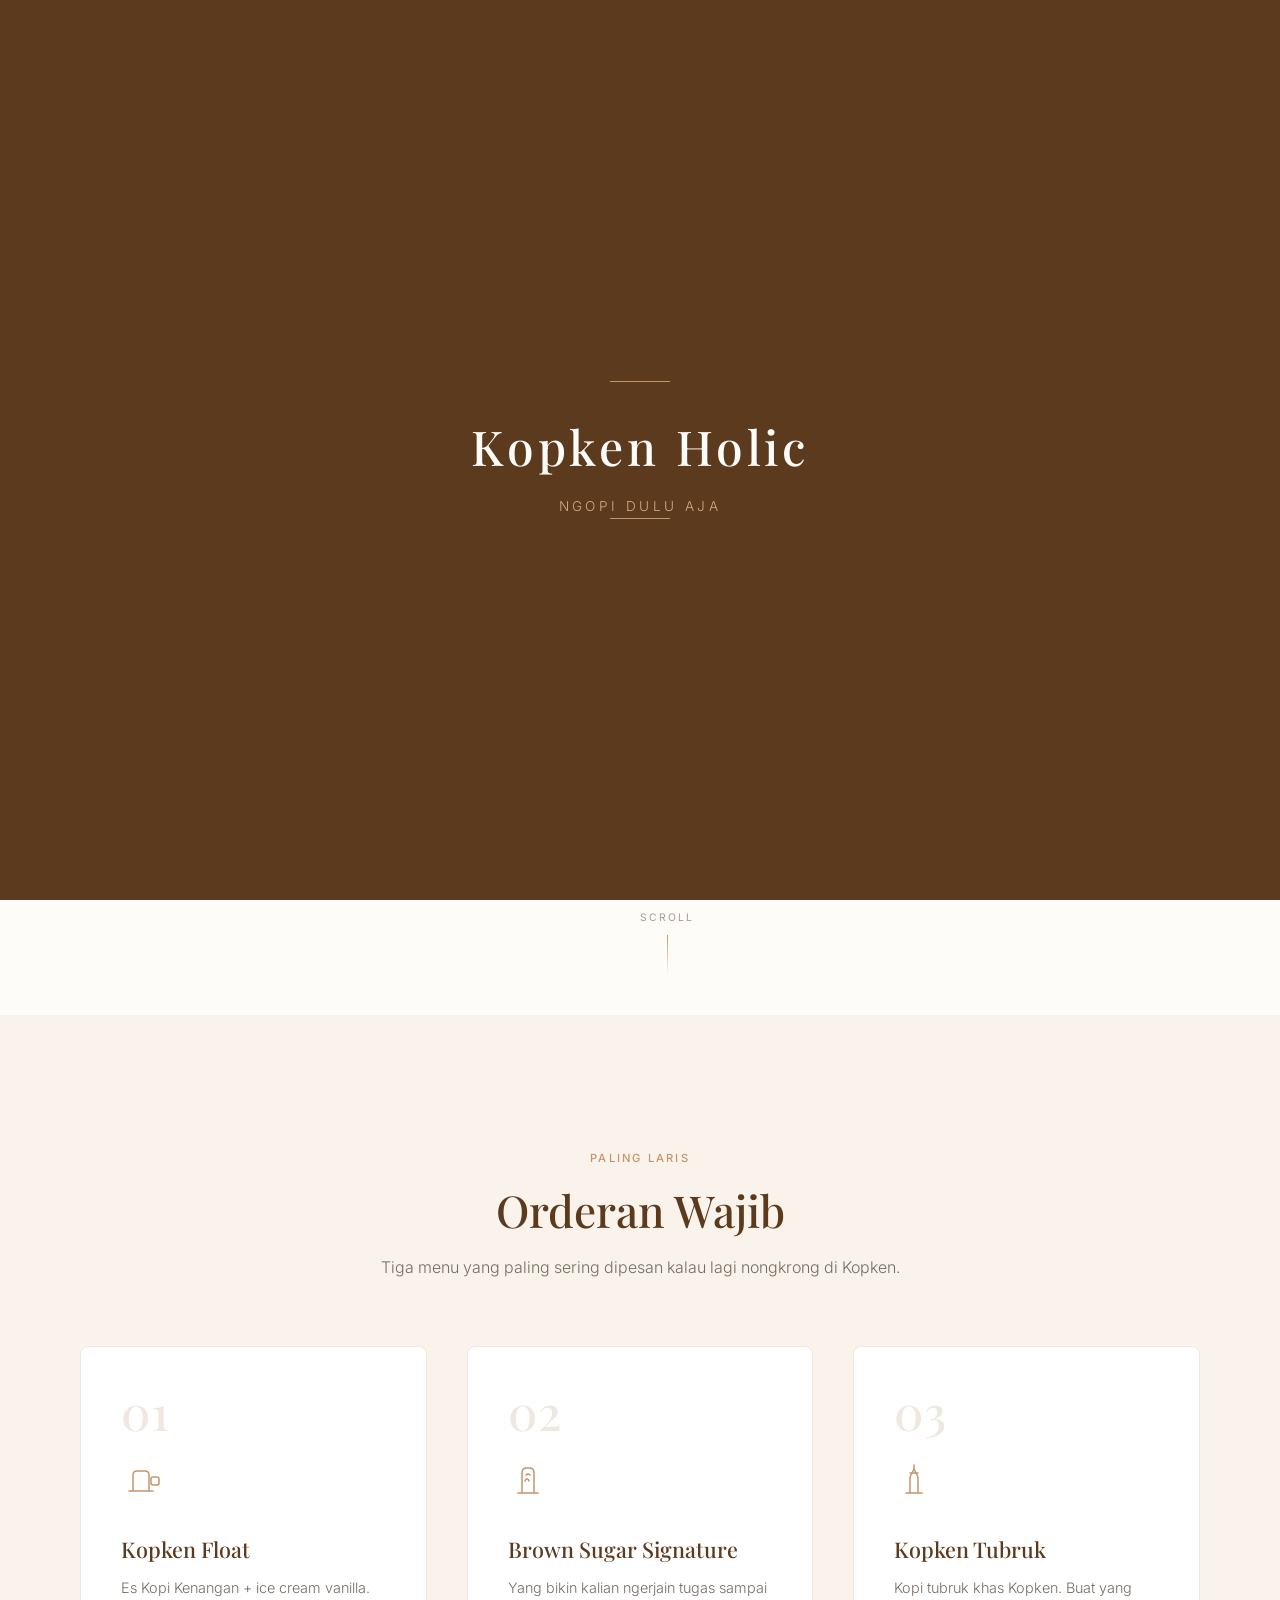
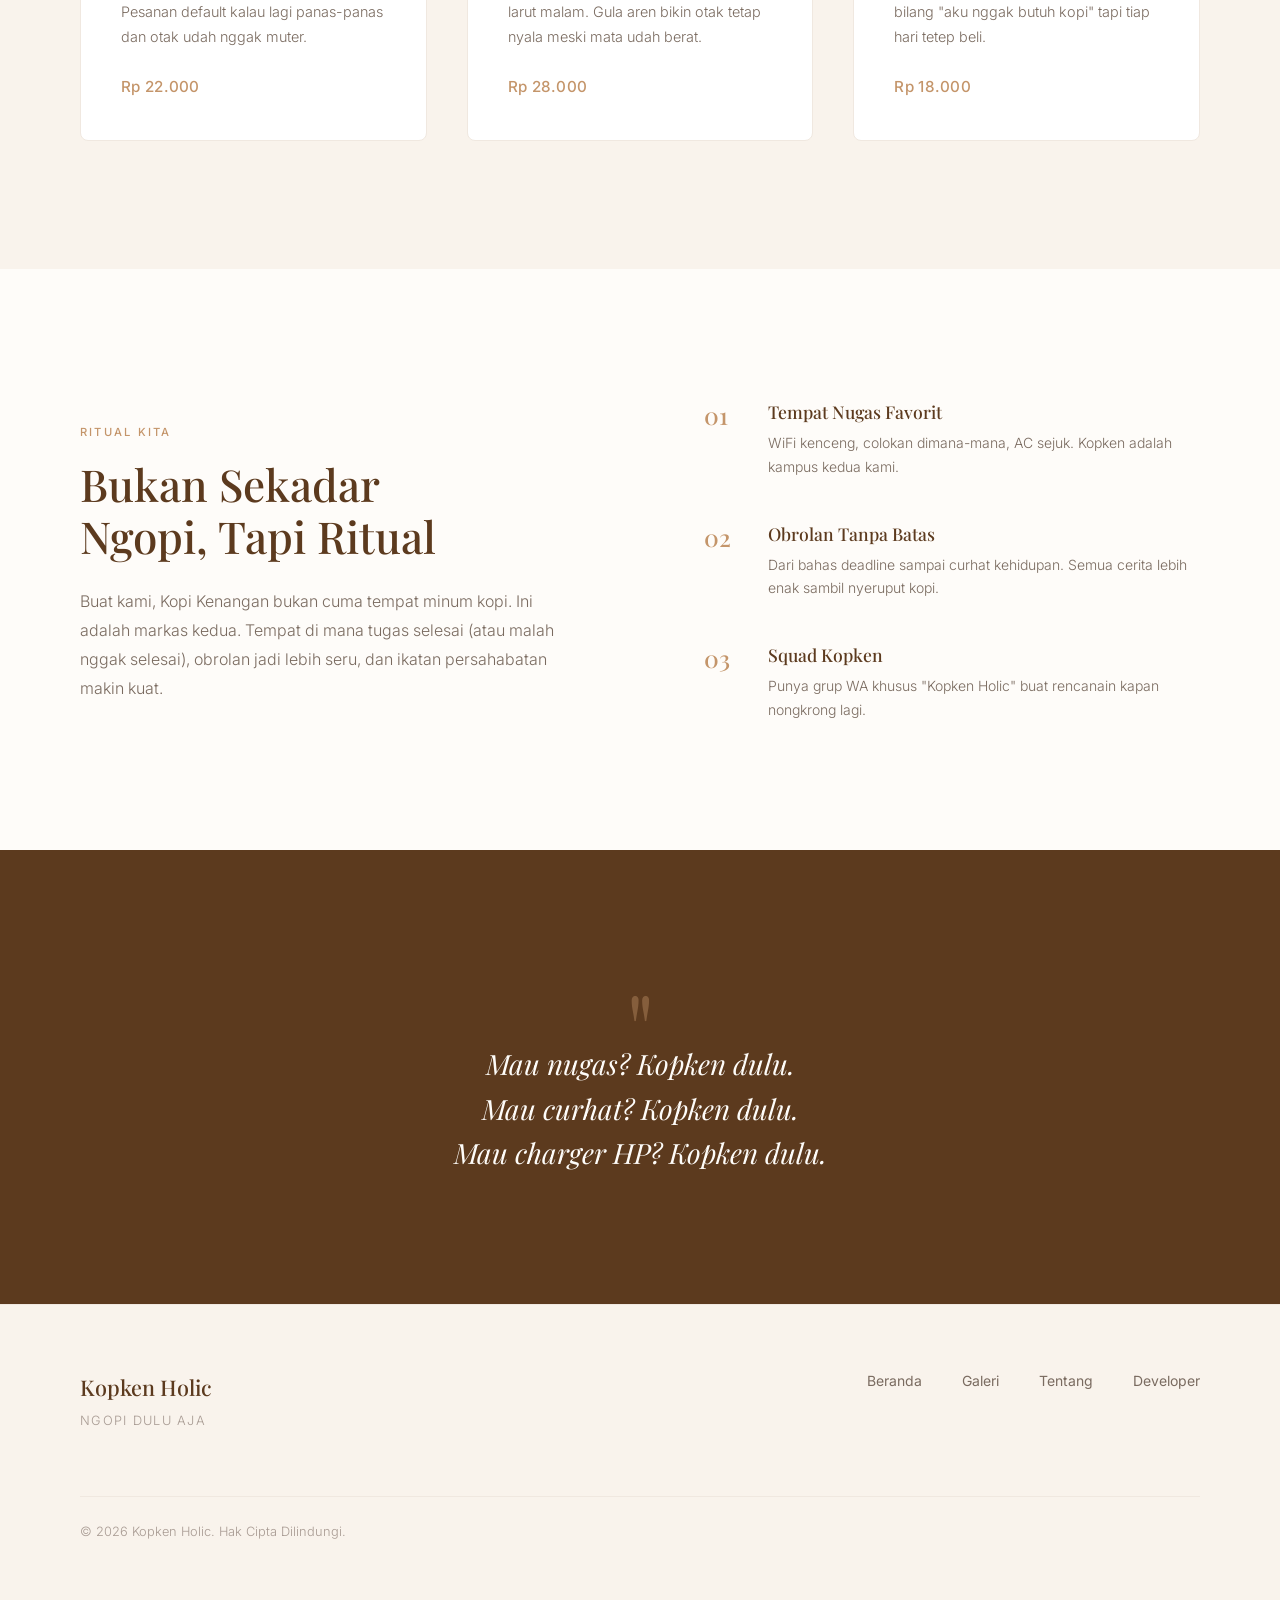
<file: index.html>
<!DOCTYPE html>
<html lang="id">

<head>
    <meta charset="UTF-8">
    <meta name="viewport" content="width=device-width, initial-scale=1.0">
    <title>Kopken Holic</title>
    <link rel="preconnect" href="https://fonts.googleapis.com">
    <link rel="preconnect" href="https://fonts.gstatic.com" crossorigin>
    <link
        href="https://fonts.googleapis.com/css2?family=Playfair+Display:ital,wght@0,400;0,500;0,600;0,700;1,400&family=Inter:wght@300;400;500;600&display=swap"
        rel="stylesheet">
    <link rel="stylesheet" href="css/style.css">
</head>

<body>

    <!-- Splash Screen -->
    <div id="splash" class="splash">
        <div class="splash-content">
            <div class="splash-line"></div>
            <h1 class="splash-title">Kopken Holic</h1>
            <p class="splash-tagline">Ngopi Dulu Aja</p>
            <div class="splash-line"></div>
        </div>
    </div>

    <!-- Navigation -->
    <header id="navbar" class="navbar">
        <div class="nav-container">
            <a href="index.html" class="nav-logo">Kopken Holic</a>
            <button class="nav-toggle" id="navToggle" aria-label="Menu">
                <span></span>
                <span></span>
                <span></span>
            </button>
            <nav class="nav-menu" id="navMenu">
                <a href="index.html" class="nav-link active">Beranda</a>
                <a href="pages/gallery.html" class="nav-link">Galeri</a>
                <a href="pages/about.html" class="nav-link">Tentang</a>
                <a href="pages/developer.html" class="nav-link">Developer</a>
                <a href="pages/login.html" class="nav-link nav-link--login">Masuk</a>
                <a href="pages/register.html" class="nav-link nav-link--register">Daftar</a>
            </nav>
        </div>
    </header>

    <!-- Hero Section -->
    <section class="hero">
        <div class="hero-particles">
            <span class="particle"></span>
            <span class="particle"></span>
            <span class="particle"></span>
            <span class="particle"></span>
            <span class="particle"></span>
            <span class="particle"></span>
        </div>
        <div class="hero-container">
            <div class="hero-content">
                <div class="hero-badge">Kopi Kenangan Holic</div>
                <h1 class="hero-title">
                    <span class="hero-line hero-line-1">Ngopi,</span>
                    <span class="hero-line hero-line-2"><em>Nugas</em></span>
                    <span class="hero-line hero-line-3">Ngobrol.</span>
                </h1>
                <p class="hero-desc">Kumpulan anak kuliahan yang lebih sering ketemu di Kopi Kenangan daripada di
                    kampus. Deadline? Kopken dulu. Skripsi macet? Kopken dulu. Hidup berat? Kopken terus.</p>
                <div class="hero-cta">
                    <a href="pages/gallery.html" class="btn btn-primary">
                        <span>Lihat Aktivitas</span>
                        <svg width="16" height="16" viewBox="0 0 16 16" fill="none">
                            <path d="M3 8h10M9 4l4 4-4 4" stroke="currentColor" stroke-width="1.5"
                                stroke-linecap="round" stroke-linejoin="round" />
                        </svg>
                    </a>
                    <a href="pages/about.html" class="btn btn-outline">Tentang Kami</a>
                </div>
                <div class="hero-stats">
                    <div class="hero-stat">
                        <span class="hero-stat-number">3+</span>
                        <span class="hero-stat-label">Tahun Nongkrong</span>
                    </div>
                    <div class="hero-stat-divider"></div>
                    <div class="hero-stat">
                        <span class="hero-stat-number">99+</span>
                        <span class="hero-stat-label">Kopken Terhabiskan</span>
                    </div>
                    <div class="hero-stat-divider"></div>
                    <div class="hero-stat">
                        <span class="hero-stat-number">0</span>
                        <span class="hero-stat-label">SKL Tepat Waktu</span>
                    </div>
                </div>
            </div>
            <div class="hero-visual">
                <div class="hero-cup-wrapper">
                    <div class="hero-cup-glow"></div>
                    <svg class="hero-cup-svg" viewBox="0 0 280 340" fill="none" xmlns="http://www.w3.org/2000/svg">
                        <!-- Saucer -->
                        <ellipse cx="140" cy="310" rx="120" ry="18" fill="#E8DDD4" opacity="0.6" />
                        <ellipse cx="140" cy="308" rx="110" ry="14" fill="#F0E8E0" />
                        <!-- Cup Body -->
                        <path d="M60 140 C60 140 55 280 80 295 C95 303 185 303 200 295 C225 280 220 140 220 140Z"
                            fill="#FAF7F2" stroke="#C4956A" stroke-width="1.5" />
                        <!-- Cup Handle -->
                        <path d="M220 170 C250 170 265 200 265 220 C265 240 250 265 220 265" fill="none"
                            stroke="#C4956A" stroke-width="1.5" stroke-linecap="round" />
                        <!-- Coffee Surface -->
                        <ellipse cx="140" cy="155" rx="78" ry="16" fill="#6B4226" />
                        <ellipse cx="140" cy="153" rx="60" ry="11" fill="#8B5E3C" opacity="0.6" />
                        <!-- Latte Art -->
                        <path d="M125 148 C130 140 138 145 140 148 C142 145 150 140 155 148" fill="none"
                            stroke="#FAF7F2" stroke-width="1" opacity="0.7" stroke-linecap="round" />
                        <path d="M132 152 C136 148 140 150 140 153 C140 150 144 148 148 152" fill="none"
                            stroke="#FAF7F2" stroke-width="0.8" opacity="0.5" stroke-linecap="round" />
                        <!-- Steam Lines -->
                        <path class="steam steam-1" d="M110 130 C110 115 115 105 110 90" stroke="#C4956A"
                            stroke-width="1.2" stroke-linecap="round" fill="none" opacity="0.3" />
                        <path class="steam steam-2" d="M140 125 C140 108 145 95 140 78" stroke="#C4956A"
                            stroke-width="1.2" stroke-linecap="round" fill="none" opacity="0.3" />
                        <path class="steam steam-3" d="M170 130 C170 115 165 105 170 90" stroke="#C4956A"
                            stroke-width="1.2" stroke-linecap="round" fill="none" opacity="0.3" />
                        <!-- Cup Rim Highlight -->
                        <ellipse cx="140" cy="140" rx="80" ry="8" fill="none" stroke="#D4AA82" stroke-width="0.8"
                            opacity="0.5" />
                    </svg>
                    <div class="hero-cup-ring"></div>
                </div>
            </div>
        </div>
        <div class="hero-scroll">
            <span>Scroll</span>
            <div class="hero-scroll-line"></div>
        </div>
    </section>

    <!-- Favorite Orders Section -->
    <section class="signature">
        <div class="section-container">
            <div class="section-header">
                <span class="section-label">Paling Laris</span>
                <h2 class="section-title">Orderan Wajib</h2>
                <p class="section-desc">Tiga menu yang paling sering dipesan kalau lagi nongkrong di Kopken.</p>
            </div>
            <div class="menu-grid">
                <div class="menu-card">
                    <div class="menu-card-number">01</div>
                    <div class="menu-card-icon">
                        <svg width="40" height="40" viewBox="0 0 40 40" fill="none">
                            <path d="M8 32h24M12 32V16c0-2 1-4 4-4h8c3 0 4 2 4 4v16" stroke="currentColor"
                                stroke-width="1.5" stroke-linecap="round" stroke-linejoin="round" />
                            <path d="M36 18h-4c-1 0-2 1-2 2v4c0 1 1 2 2 2h4c1 0 2-1 2-2v-4c0-1-1-2-2-2z"
                                stroke="currentColor" stroke-width="1.5" />
                        </svg>
                    </div>
                    <h3 class="menu-card-name">Kopken Float</h3>
                    <p class="menu-card-desc">Es Kopi Kenangan + ice cream vanilla. Pesanan default kalau lagi
                        panas-panas dan otak udah nggak muter.</p>
                    <span class="menu-card-price">Rp 22.000</span>
                </div>
                <div class="menu-card">
                    <div class="menu-card-number">02</div>
                    <div class="menu-card-icon">
                        <svg width="40" height="40" viewBox="0 0 40 40" fill="none">
                            <path d="M10 34h20M14 34V14c0-3 2-5 5-5h2c3 0 5 2 5 5v20" stroke="currentColor"
                                stroke-width="1.5" stroke-linecap="round" stroke-linejoin="round" />
                            <path d="M18 16c0 0 2-2 4 0" stroke="currentColor" stroke-width="1.5"
                                stroke-linecap="round" />
                            <path d="M17 22c1-3 3-3 4 0" stroke="currentColor" stroke-width="1.5"
                                stroke-linecap="round" />
                        </svg>
                    </div>
                    <h3 class="menu-card-name">Brown Sugar Signature</h3>
                    <p class="menu-card-desc">Yang bikin kalian ngerjain tugas sampai larut malam. Gula aren bikin otak
                        tetap nyala meski mata udah berat.</p>
                    <span class="menu-card-price">Rp 28.000</span>
                </div>
                <div class="menu-card">
                    <div class="menu-card-number">03</div>
                    <div class="menu-card-icon">
                        <svg width="40" height="40" viewBox="0 0 40 40" fill="none">
                            <path d="M12 34h16M16 34V18l4-8 4 8v16" stroke="currentColor" stroke-width="1.5"
                                stroke-linecap="round" stroke-linejoin="round" />
                            <path d="M20 10v-4M16 14h8" stroke="currentColor" stroke-width="1.5"
                                stroke-linecap="round" />
                        </svg>
                    </div>
                    <h3 class="menu-card-name">Kopken Tubruk</h3>
                    <p class="menu-card-desc">Kopi tubruk khas Kopken. Buat yang bilang "aku nggak butuh kopi" tapi tiap
                        hari tetep beli.</p>
                    <span class="menu-card-price">Rp 18.000</span>
                </div>
            </div>
        </div>
    </section>

    <!-- Experience Section -->
    <section class="experience">
        <div class="section-container">
            <div class="experience-grid">
                <div class="experience-text">
                    <span class="section-label">Ritual Kita</span>
                    <h2 class="section-title">Bukan Sekadar<br>Ngopi, Tapi Ritual</h2>
                    <p class="section-desc">Buat kami, Kopi Kenangan bukan cuma tempat minum kopi. Ini adalah markas
                        kedua. Tempat di mana tugas selesai (atau malah nggak selesai), obrolan jadi lebih seru, dan
                        ikatan persahabatan makin kuat.</p>
                </div>
                <div class="experience-features">
                    <div class="feature-item">
                        <span class="feature-number">01</span>
                        <div>
                            <h4 class="feature-title">Tempat Nugas Favorit</h4>
                            <p class="feature-desc">WiFi kenceng, colokan dimana-mana, AC sejuk. Kopken adalah kampus
                                kedua kami.</p>
                        </div>
                    </div>
                    <div class="feature-item">
                        <span class="feature-number">02</span>
                        <div>
                            <h4 class="feature-title">Obrolan Tanpa Batas</h4>
                            <p class="feature-desc">Dari bahas deadline sampai curhat kehidupan. Semua cerita lebih enak
                                sambil nyeruput kopi.</p>
                        </div>
                    </div>
                    <div class="feature-item">
                        <span class="feature-number">03</span>
                        <div>
                            <h4 class="feature-title">Squad Kopken</h4>
                            <p class="feature-desc">Punya grup WA khusus "Kopken Holic" buat rencanain kapan nongkrong
                                lagi.</p>
                        </div>
                    </div>
                </div>
            </div>
        </div>
    </section>

    <!-- Quote Section -->
    <section class="quote-section">
        <div class="section-container">
            <blockquote class="quote">
                <div class="quote-mark">"</div>
                <p class="quote-text">Mau nugas? Kopken dulu.<br>Mau curhat? Kopken dulu.<br>Mau charger HP? Kopken
                    dulu.</p>
            </blockquote>
        </div>
    </section>

    <!-- Footer -->
    <footer class="footer">
        <div class="footer-container">
            <div class="footer-top">
                <div class="footer-brand">
                    <h3 class="footer-logo">Kopken Holic</h3>
                    <p class="footer-tagline">Ngopi Dulu Aja</p>
                </div>
                <div class="footer-links">
                    <a href="index.html">Beranda</a>
                    <a href="pages/gallery.html">Galeri</a>
                    <a href="pages/about.html">Tentang</a>
                    <a href="pages/developer.html">Developer</a>
                </div>
            </div>
            <div class="footer-bottom">
                <p>&copy; 2026 Kopken Holic. Hak Cipta Dilindungi.</p>
            </div>
        </div>
    </footer>

    <script src="js/main.js"></script>
</body>

</html>
</file>
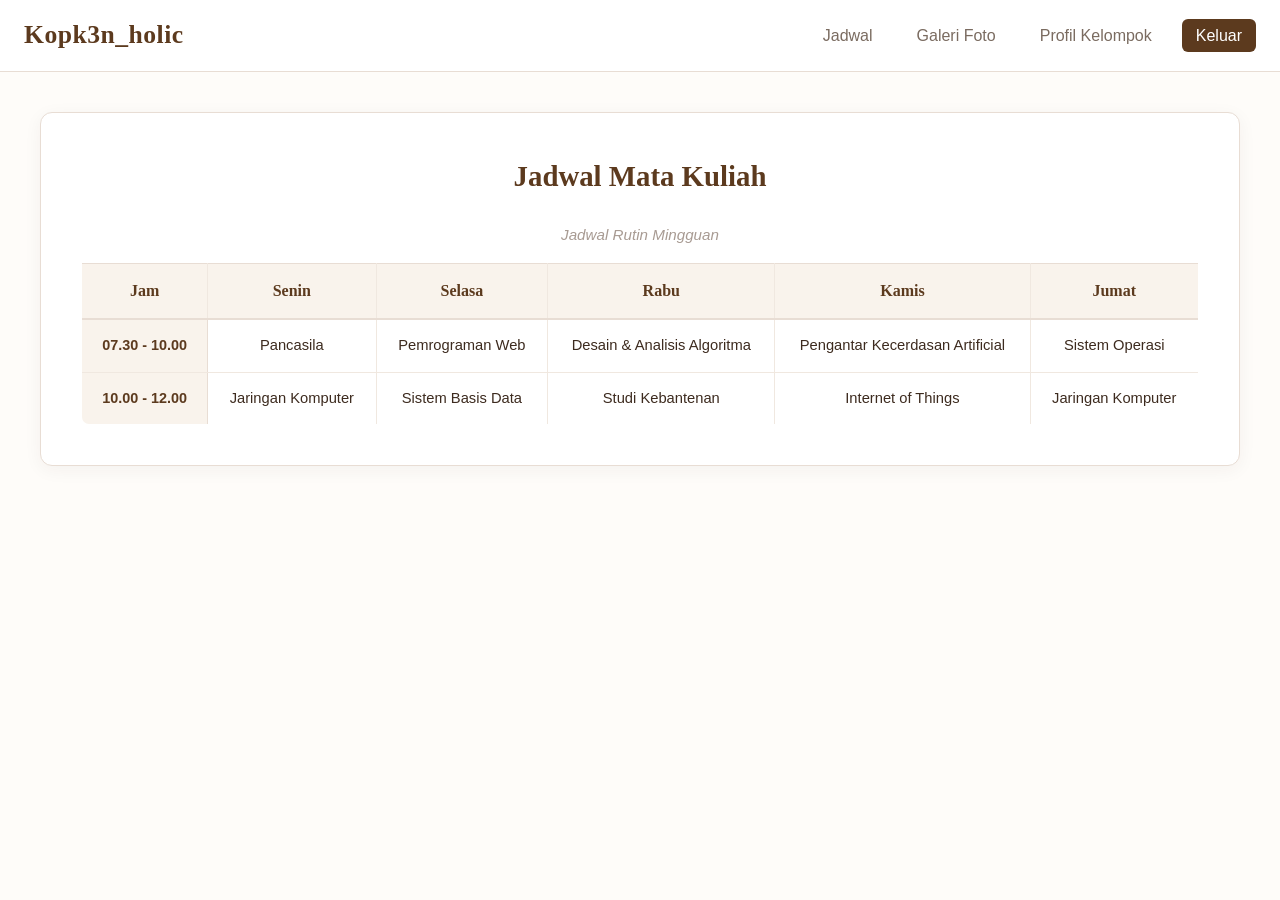
<file: jadwal.html>
<!DOCTYPE html>
<html lang="id">
<head>
  <meta charset="UTF-8">
  <title>Jadwal Pelajaran - Kopk3n_holic</title>
  <link href="dian.css" rel="stylesheet">
</head>
<body>
  <header>
    <h1>Kopk3n_holic</h1>
    <nav>
      <ul>
        <li><a href="jadwal.html">Jadwal</a></li>
        <li><a href="galeri.html">Galeri Foto</a></li>
        <li><a href="anggota.html">Profil Kelompok</a></li>
        <li><a href="index.html">Keluar</a></li>
      </ul>
    </nav>
  </header>

  <main>
    <h2>Jadwal Mata Kuliah</h2>
    <table border="1" cellpadding="8" cellspacing="0">
      <caption>Jadwal Rutin Mingguan</caption>
      <thead>
        <tr>
          <th scope="col">Jam</th>
          <th scope="col">Senin</th>
          <th scope="col">Selasa</th>
          <th scope="col">Rabu</th>
          <th scope="col">Kamis</th>
          <th scope="col">Jumat</th>
        </tr>
      </thead>
      <tbody>
        <tr>
          <th scope="row">07.30 - 10.00</th>
          <td>Pancasila</td>
          <td>Pemrograman Web</td>
          <td>Desain &amp; Analisis Algoritma</td>
          <td>Pengantar Kecerdasan Artificial</td>
          <td>Sistem Operasi</td>
        </tr>
       
        <tr>
          <th scope="row">10.00 - 12.00</th>
          <td>Jaringan Komputer</td>
          <td>Sistem Basis Data</td>
          <td>Studi Kebantenan</td>
          <td>Internet of Things</td>
          <td>Jaringan Komputer</td>
        </tr>
      </tbody>
    </table>
  </main>
</body>
</html>
</file>
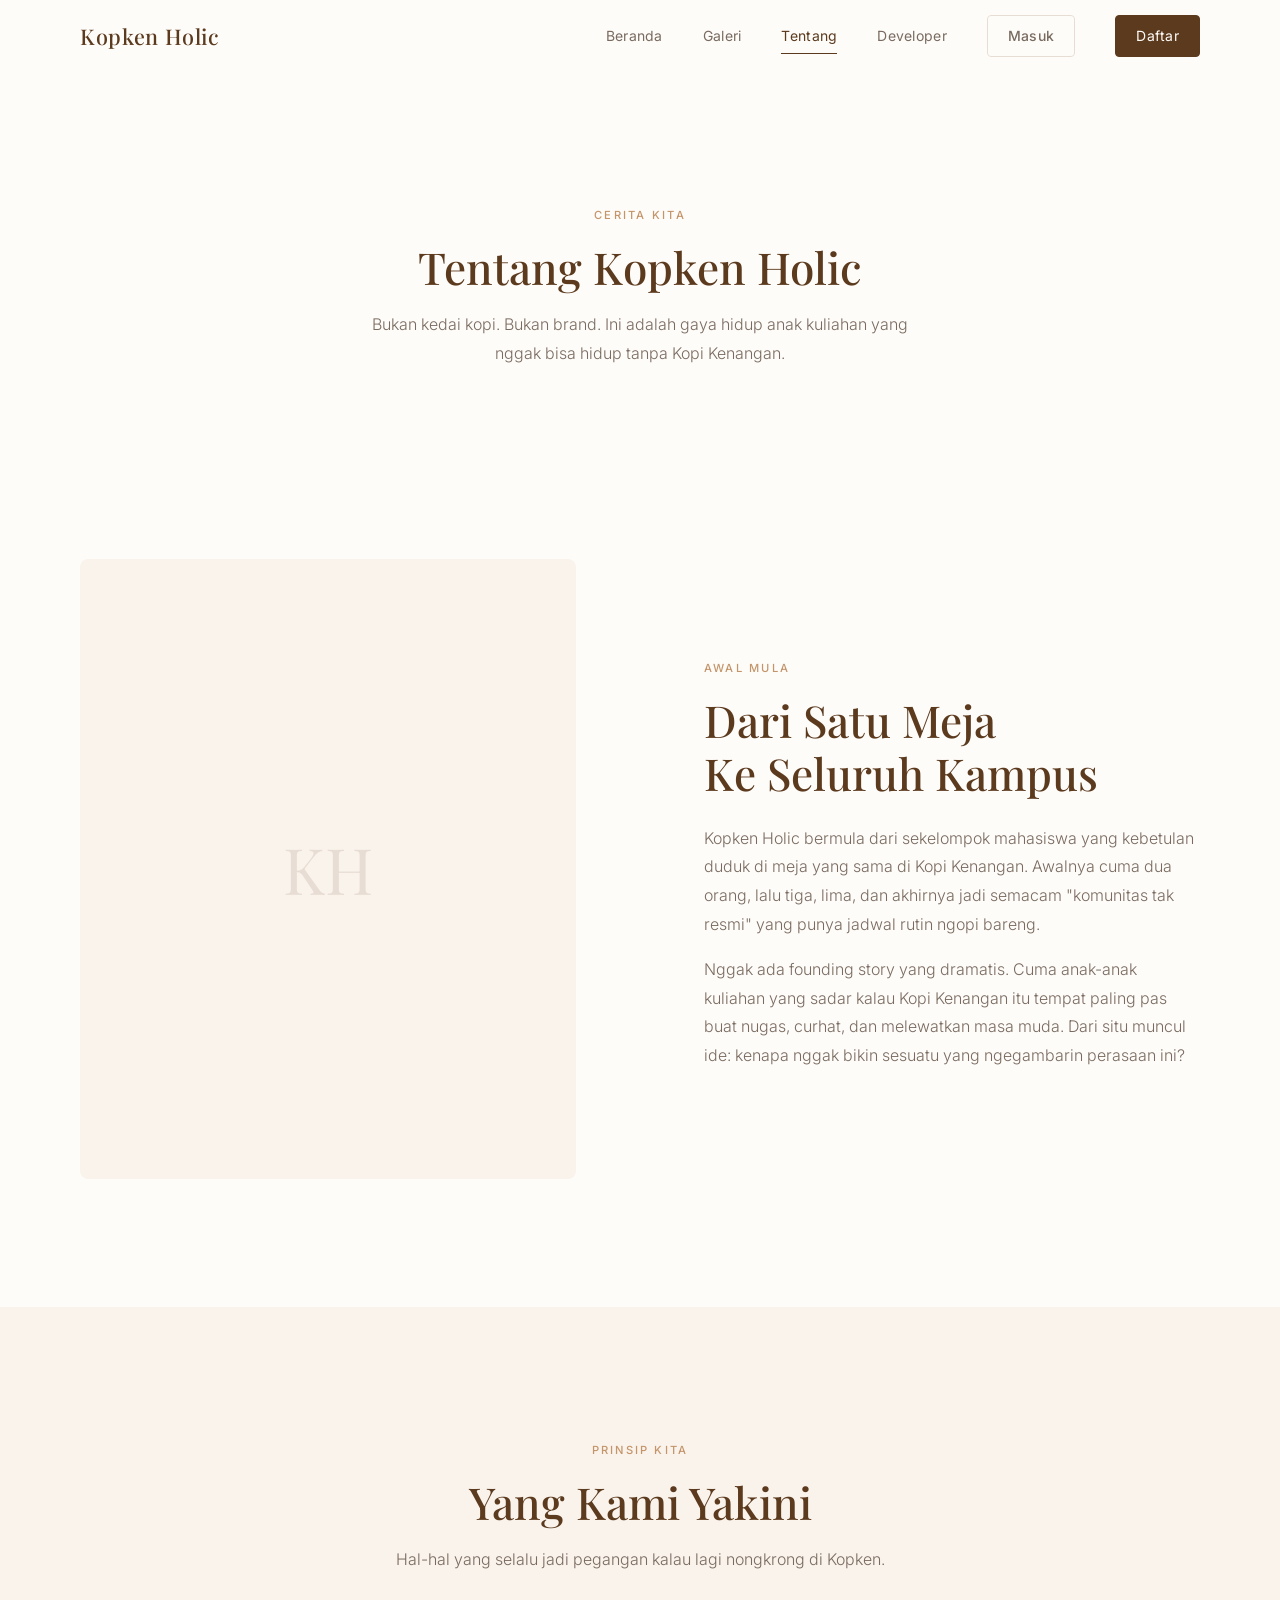
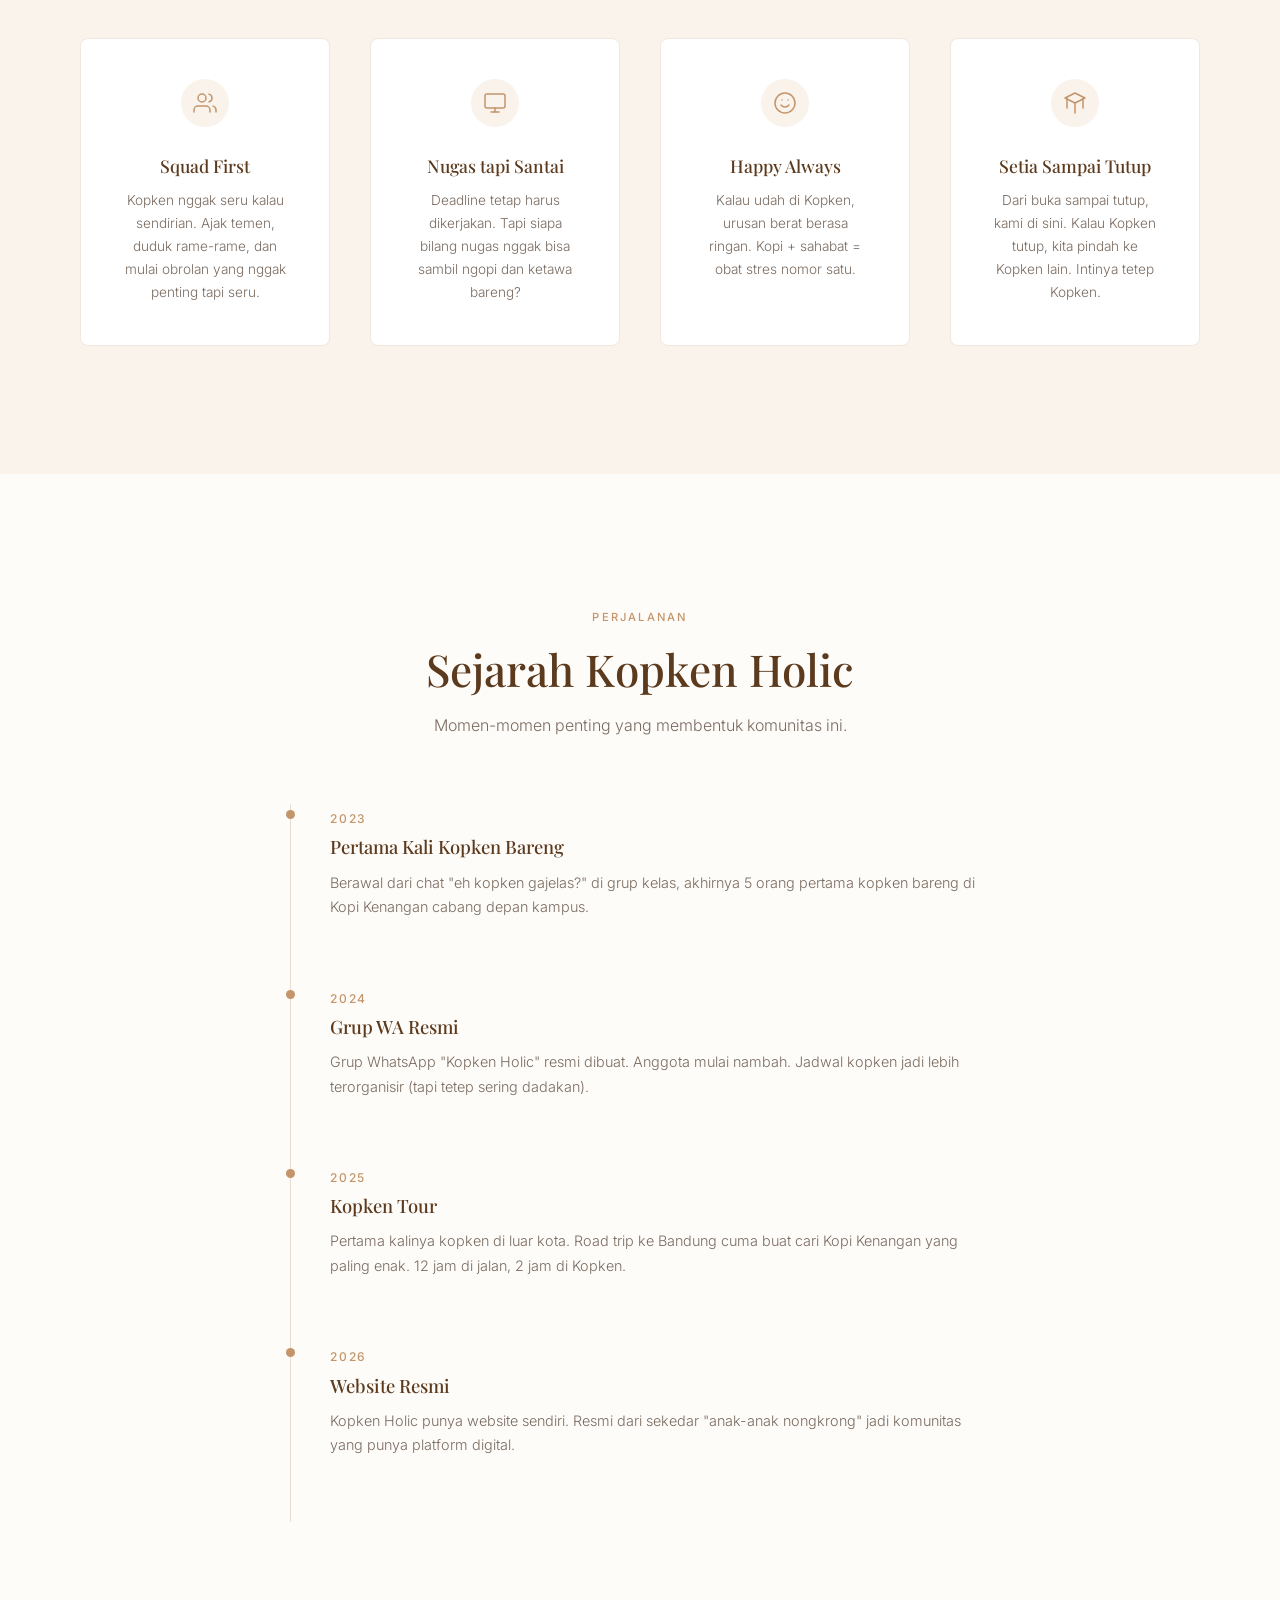
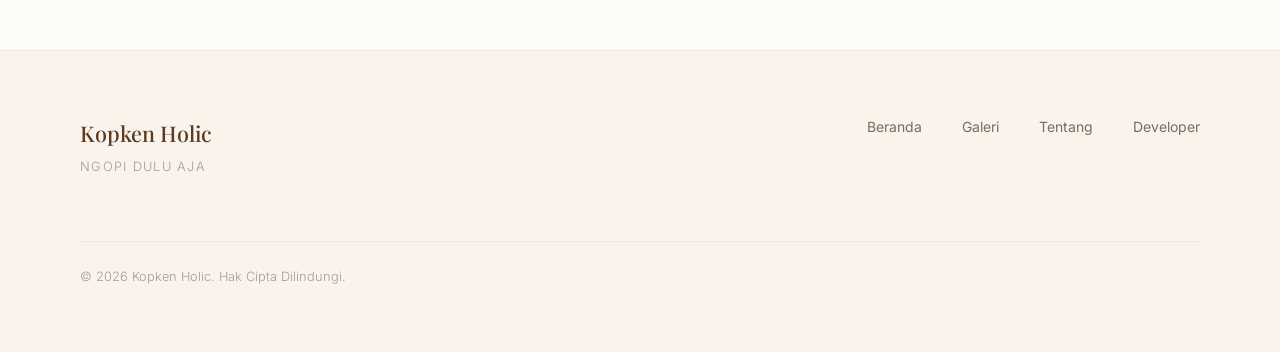
<file: pages/about.html>
<!DOCTYPE html>
<html lang="id">
<head>
  <meta charset="UTF-8">
  <meta name="viewport" content="width=device-width, initial-scale=1.0">
  <title>Tentang Kami - Kopken Holic</title>
  <link rel="preconnect" href="https://fonts.googleapis.com">
  <link rel="preconnect" href="https://fonts.gstatic.com" crossorigin>
  <link href="https://fonts.googleapis.com/css2?family=Playfair+Display:ital,wght@0,400;0,500;0,600;0,700;1,400&family=Inter:wght@300;400;500;600&display=swap" rel="stylesheet">
  <link rel="stylesheet" href="../css/style.css">
</head>
<body>

  <!-- Navigation -->
  <header id="navbar" class="navbar">
    <div class="nav-container">
      <a href="../index.html" class="nav-logo">Kopken Holic</a>
      <button class="nav-toggle" id="navToggle" aria-label="Menu">
        <span></span>
        <span></span>
        <span></span>
      </button>
      <nav class="nav-menu" id="navMenu">
        <a href="../index.html" class="nav-link">Beranda</a>
        <a href="gallery.html" class="nav-link">Galeri</a>
        <a href="about.html" class="nav-link active">Tentang</a>
        <a href="developer.html" class="nav-link">Developer</a>
        <a href="login.html" class="nav-link nav-link--login">Masuk</a>
        <a href="register.html" class="nav-link nav-link--register">Daftar</a>
      </nav>
    </div>
  </header>

  <!-- Page Hero -->
  <section class="page-hero">
    <span class="section-label">Cerita Kita</span>
    <h1 class="section-title">Tentang Kopken Holic</h1>
    <p class="section-desc">Bukan kedai kopi. Bukan brand. Ini adalah gaya hidup anak kuliahan yang nggak bisa hidup tanpa Kopi Kenangan.</p>
  </section>

  <!-- About Intro -->
  <section class="section-container">
    <div class="about-intro reveal">
      <div class="about-intro-image">
        <div class="about-intro-image-placeholder">KH</div>
      </div>
      <div class="about-intro-text">
        <span class="section-label">Awal Mula</span>
        <h2 class="section-title">Dari Satu Meja<br>Ke Seluruh Kampus</h2>
        <p>Kopken Holic bermula dari sekelompok mahasiswa yang kebetulan duduk di meja yang sama di Kopi Kenangan. Awalnya cuma dua orang, lalu tiga, lima, dan akhirnya jadi semacam "komunitas tak resmi" yang punya jadwal rutin ngopi bareng.</p>
        <p>Nggak ada founding story yang dramatis. Cuma anak-anak kuliahan yang sadar kalau Kopi Kenangan itu tempat paling pas buat nugas, curhat, dan melewatkan masa muda. Dari situ muncul ide: kenapa nggak bikin sesuatu yang ngegambarin perasaan ini?</p>
      </div>
    </div>
  </section>

  <!-- Values Section -->
  <section class="section-container" style="background-color: var(--color-bg-warm); margin: 0; max-width: 100%; padding-left: 0; padding-right: 0;">
    <div style="max-width: var(--max-width); margin: 0 auto; padding: 0 var(--space-lg);">
      <div class="section-header">
        <span class="section-label">Prinsip Kita</span>
        <h2 class="section-title">Yang Kami Yakini</h2>
        <p class="section-desc">Hal-hal yang selalu jadi pegangan kalau lagi nongkrong di Kopken.</p>
      </div>
      <div class="values-grid">
        <div class="value-card reveal">
          <div class="value-card-icon">
            <svg width="24" height="24" viewBox="0 0 24 24" fill="none" stroke="currentColor" stroke-width="1.5" stroke-linecap="round" stroke-linejoin="round">
              <path d="M17 21v-2a4 4 0 0 0-4-4H5a4 4 0 0 0-4 4v2"/>
              <circle cx="9" cy="7" r="4"/>
              <path d="M23 21v-2a4 4 0 0 0-3-3.87"/>
              <path d="M16 3.13a4 4 0 0 1 0 7.75"/>
            </svg>
          </div>
          <h4>Squad First</h4>
          <p>Kopken nggak seru kalau sendirian. Ajak temen, duduk rame-rame, dan mulai obrolan yang nggak penting tapi seru.</p>
        </div>
        <div class="value-card reveal reveal-delay-1">
          <div class="value-card-icon">
            <svg width="24" height="24" viewBox="0 0 24 24" fill="none" stroke="currentColor" stroke-width="1.5" stroke-linecap="round" stroke-linejoin="round">
              <rect x="2" y="3" width="20" height="14" rx="2" ry="2"/>
              <line x1="8" y1="21" x2="16" y2="21"/>
              <line x1="12" y1="17" x2="12" y2="21"/>
            </svg>
          </div>
          <h4>Nugas tapi Santai</h4>
          <p>Deadline tetap harus dikerjakan. Tapi siapa bilang nugas nggak bisa sambil ngopi dan ketawa bareng?</p>
        </div>
        <div class="value-card reveal reveal-delay-2">
          <div class="value-card-icon">
            <svg width="24" height="24" viewBox="0 0 24 24" fill="none" stroke="currentColor" stroke-width="1.5" stroke-linecap="round" stroke-linejoin="round">
              <path d="M12 22c5.523 0 10-4.477 10-10S17.523 2 12 2 2 6.477 2 12s4.477 10 10 10z"/>
              <path d="M8 14s1.5 2 4 2 4-2 4-2"/>
              <line x1="9" y1="9" x2="9.01" y2="9"/>
              <line x1="15" y1="9" x2="15.01" y2="9"/>
            </svg>
          </div>
          <h4>Happy Always</h4>
          <p>Kalau udah di Kopken, urusan berat berasa ringan. Kopi + sahabat = obat stres nomor satu.</p>
        </div>
        <div class="value-card reveal reveal-delay-3">
          <div class="value-card-icon">
            <svg width="24" height="24" viewBox="0 0 24 24" fill="none" stroke="currentColor" stroke-width="1.5" stroke-linecap="round" stroke-linejoin="round">
              <path d="M12 2L2 7l10 5 10-5-10-5z"/>
              <path d="M12 22V12"/>
              <path d="M20 7v10"/>
              <path d="M4 7v10"/>
            </svg>
          </div>
          <h4>Setia Sampai Tutup</h4>
          <p>Dari buka sampai tutup, kami di sini. Kalau Kopken tutup, kita pindah ke Kopken lain. Intinya tetep Kopken.</p>
        </div>
      </div>
    </div>
  </section>

  <!-- Timeline Section -->
  <section class="section-container">
    <div class="section-header">
      <span class="section-label">Perjalanan</span>
      <h2 class="section-title">Sejarah Kopken Holic</h2>
      <p class="section-desc">Momen-momen penting yang membentuk komunitas ini.</p>
    </div>
    <div class="timeline">
      <div class="timeline-item reveal">
        <span class="timeline-year">2023</span>
        <h4 class="timeline-title">Pertama Kali Kopken Bareng</h4>
        <p class="timeline-desc">Berawal dari chat "eh kopken gajelas?" di grup kelas, akhirnya 5 orang pertama kopken bareng di Kopi Kenangan cabang depan kampus.</p>
      </div>
      <div class="timeline-item reveal">
        <span class="timeline-year">2024</span>
        <h4 class="timeline-title">Grup WA Resmi</h4>
        <p class="timeline-desc">Grup WhatsApp "Kopken Holic" resmi dibuat. Anggota mulai nambah. Jadwal kopken jadi lebih terorganisir (tapi tetep sering dadakan).</p>
      </div>
      <div class="timeline-item reveal">
        <span class="timeline-year">2025</span>
        <h4 class="timeline-title">Kopken Tour</h4>
        <p class="timeline-desc">Pertama kalinya kopken di luar kota. Road trip ke Bandung cuma buat cari Kopi Kenangan yang paling enak. 12 jam di jalan, 2 jam di Kopken.</p>
      </div>
      <div class="timeline-item reveal">
        <span class="timeline-year">2026</span>
        <h4 class="timeline-title">Website Resmi</h4>
        <p class="timeline-desc">Kopken Holic punya website sendiri. Resmi dari sekedar "anak-anak nongkrong" jadi komunitas yang punya platform digital.</p>
      </div>
    </div>
  </section>

  <!-- Footer -->
  <footer class="footer">
    <div class="footer-container">
      <div class="footer-top">
        <div class="footer-brand">
          <h3 class="footer-logo">Kopken Holic</h3>
          <p class="footer-tagline">Ngopi Dulu Aja</p>
        </div>
        <div class="footer-links">
          <a href="../index.html">Beranda</a>
          <a href="gallery.html">Galeri</a>
          <a href="about.html">Tentang</a>
          <a href="developer.html">Developer</a>
        </div>
      </div>
      <div class="footer-bottom">
        <p>&copy; 2026 Kopken Holic. Hak Cipta Dilindungi.</p>
      </div>
    </div>
  </footer>

  <script src="../js/main.js"></script>
</body>
</html>
</file>
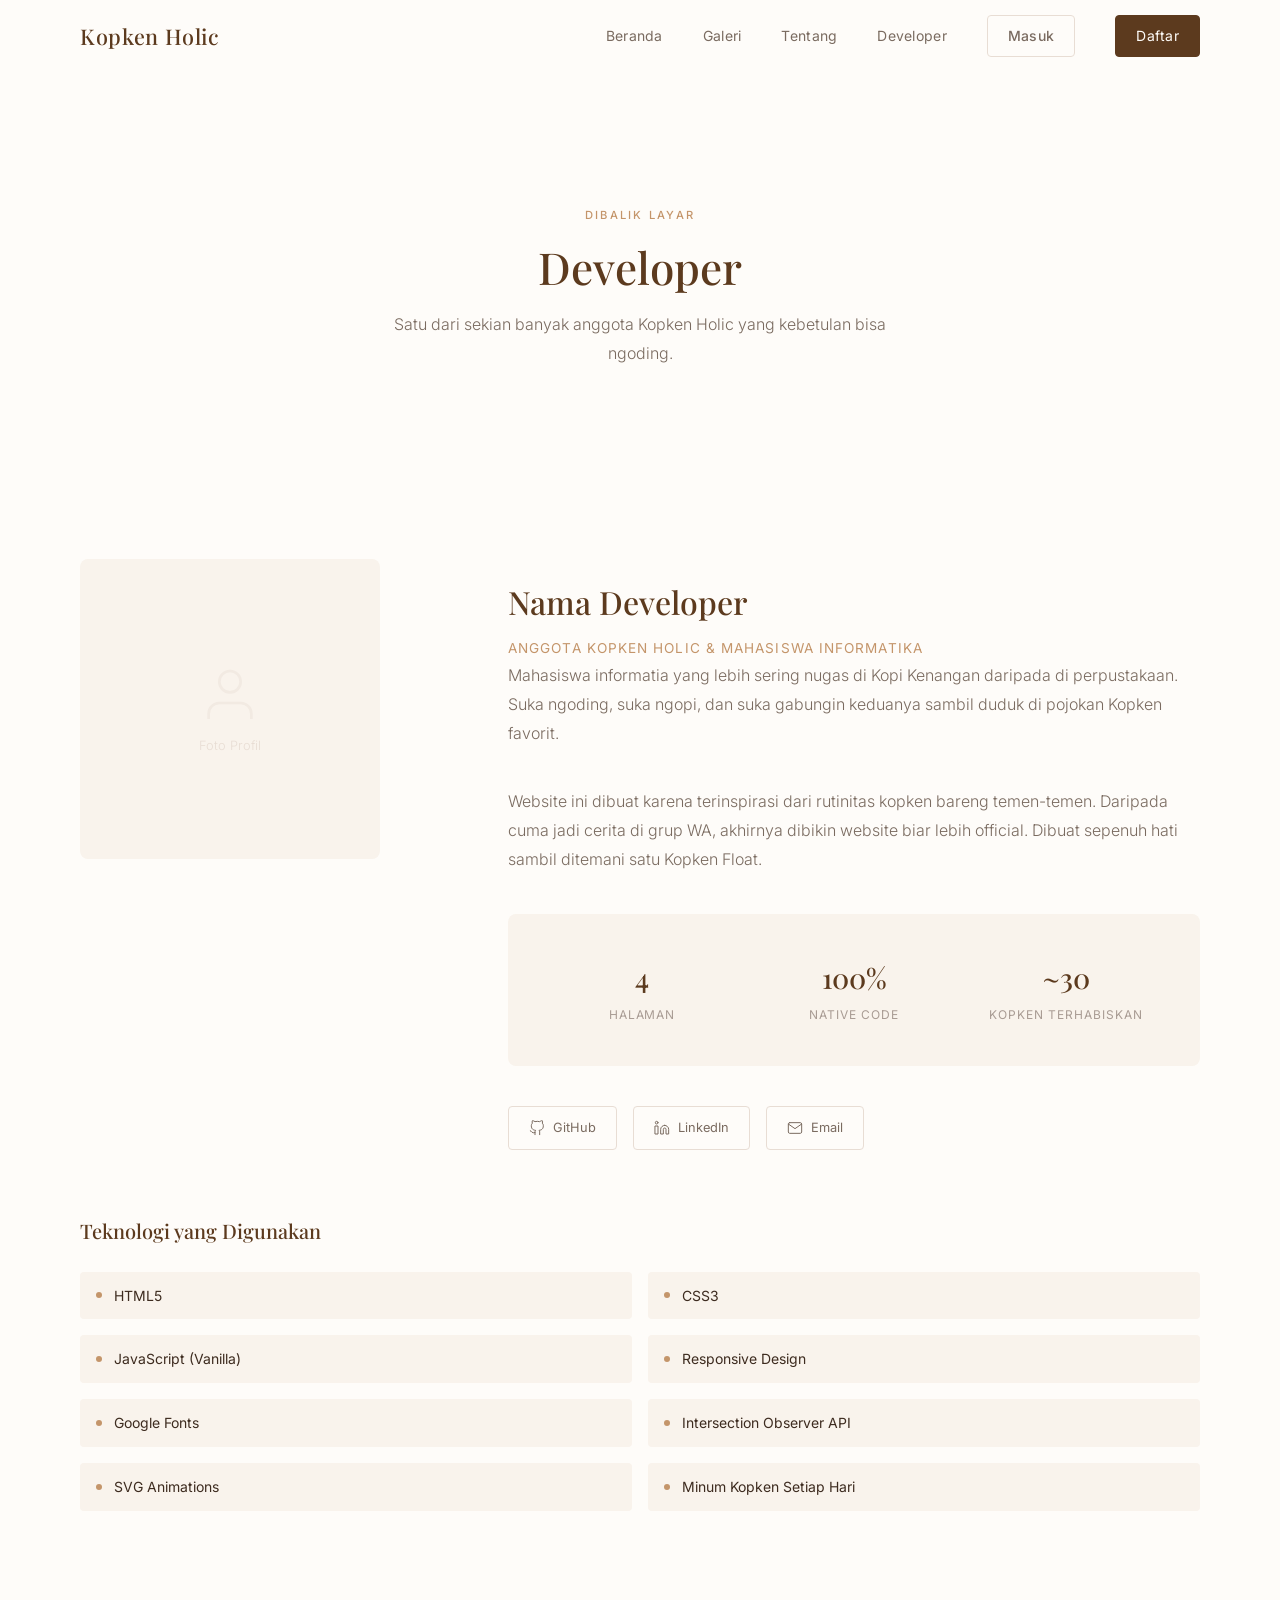
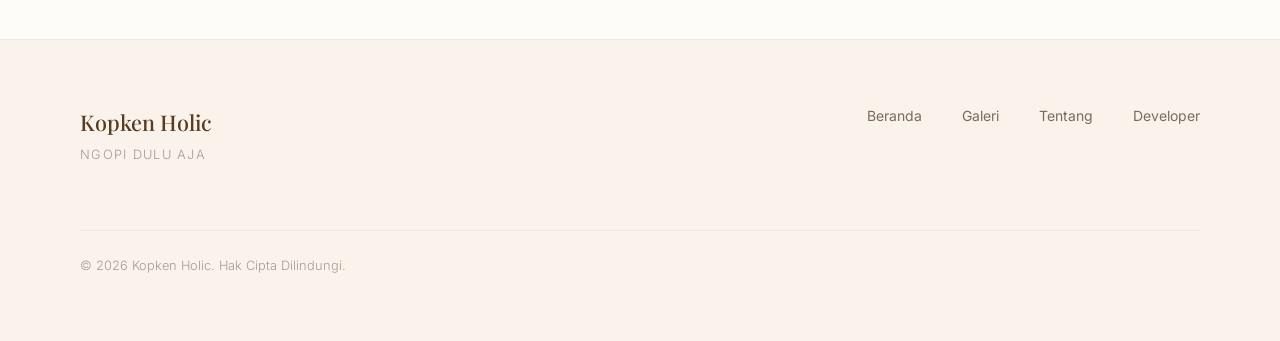
<file: pages/developer.html>
<!DOCTYPE html>
<html lang="id">
<head>
  <meta charset="UTF-8">
  <meta name="viewport" content="width=device-width, initial-scale=1.0">
  <title>Developer - Kopken Holic</title>
  <link rel="preconnect" href="https://fonts.googleapis.com">
  <link rel="preconnect" href="https://fonts.gstatic.com" crossorigin>
  <link href="https://fonts.googleapis.com/css2?family=Playfair+Display:ital,wght@0,400;0,500;0,600;0,700;1,400&family=Inter:wght@300;400;500;600&display=swap" rel="stylesheet">
  <link rel="stylesheet" href="../css/style.css">
</head>
<body>

  <!-- Navigation -->
  <header id="navbar" class="navbar">
    <div class="nav-container">
      <a href="../index.html" class="nav-logo">Kopken Holic</a>
      <button class="nav-toggle" id="navToggle" aria-label="Menu">
        <span></span>
        <span></span>
        <span></span>
      </button>
      <nav class="nav-menu" id="navMenu">
        <a href="../index.html" class="nav-link">Beranda</a>
        <a href="gallery.html" class="nav-link">Galeri</a>
        <a href="about.html" class="nav-link">Tentang</a>
        <a href="developer.html" class="nav-link">Developer</a>
        <a href="login.html" class="nav-link nav-link--login">Masuk</a>
        <a href="register.html" class="nav-link nav-link--register">Daftar</a>
      </nav>
    </div>
  </header>

  <!-- Page Hero -->
  <section class="page-hero">
    <span class="section-label">Dibalik Layar</span>
    <h1 class="section-title">Developer</h1>
    <p class="section-desc">Satu dari sekian banyak anggota Kopken Holic yang kebetulan bisa ngoding.</p>
  </section>

  <!-- Developer Profile -->
  <section class="section-container">
    <div class="dev-profile reveal">
      <div class="dev-avatar">
        <div class="dev-avatar-placeholder">
          <svg viewBox="0 0 24 24" fill="none" stroke="currentColor" stroke-width="1">
            <path d="M20 21v-2a4 4 0 0 0-4-4H8a4 4 0 0 0-4 4v2"/>
            <circle cx="12" cy="7" r="4"/>
          </svg>
          <span>Foto Profil</span>
        </div>
      </div>
      <div class="dev-info">
        <h2 class="dev-name">Nama Developer</h2>
        <span class="dev-role">Anggota Kopken Holic & Mahasiswa Informatika</span>
        <p class="dev-bio">
          Mahasiswa informatia yang lebih sering nugas di Kopi Kenangan daripada di perpustakaan. Suka ngoding, suka ngopi, dan suka gabungin keduanya sambil duduk di pojokan Kopken favorit.
        </p>
        <p class="dev-bio">
          Website ini dibuat karena terinspirasi dari rutinitas kopken bareng temen-temen. Daripada cuma jadi cerita di grup WA, akhirnya dibikin website biar lebih official. Dibuat sepenuh hati sambil ditemani satu Kopken Float.
        </p>

        <div class="dev-stats">
          <div class="stat-item">
            <div class="stat-value">4</div>
            <div class="stat-label">Halaman</div>
          </div>
          <div class="stat-item">
            <div class="stat-value">100%</div>
            <div class="stat-label">Native Code</div>
          </div>
          <div class="stat-item">
            <div class="stat-value">~30</div>
            <div class="stat-label">Kopken Terhabiskan</div>
          </div>
        </div>

        <div class="dev-links">
          <a href="#" class="dev-link">
            <svg viewBox="0 0 24 24" fill="none" stroke="currentColor" stroke-width="1.5" stroke-linecap="round" stroke-linejoin="round">
              <path d="M9 19c-5 1.5-5-2.5-7-3m14 6v-3.87a3.37 3.37 0 0 0-.94-2.61c3.14-.35 6.44-1.54 6.44-7A5.44 5.44 0 0 0 20 4.77 5.07 5.07 0 0 0 19.91 1S18.73.65 16 2.48a13.38 13.38 0 0 0-7 0C6.27.65 5.09 1 5.09 1A5.07 5.07 0 0 0 5 4.77a5.44 5.44 0 0 0-1.5 3.78c0 5.42 3.3 6.61 6.44 7A3.37 3.37 0 0 0 9 18.13V22"/>
            </svg>
            GitHub
          </a>
          <a href="#" class="dev-link">
            <svg viewBox="0 0 24 24" fill="none" stroke="currentColor" stroke-width="1.5" stroke-linecap="round" stroke-linejoin="round">
              <path d="M16 8a6 6 0 0 1 6 6v7h-4v-7a2 2 0 0 0-2-2 2 2 0 0 0-2 2v7h-4v-7a6 6 0 0 1 6-6z"/>
              <rect x="2" y="9" width="4" height="12"/>
              <circle cx="4" cy="4" r="2"/>
            </svg>
            LinkedIn
          </a>
          <a href="#" class="dev-link">
            <svg viewBox="0 0 24 24" fill="none" stroke="currentColor" stroke-width="1.5" stroke-linecap="round" stroke-linejoin="round">
              <path d="M4 4h16c1.1 0 2 .9 2 2v12c0 1.1-.9 2-2 2H4c-1.1 0-2-.9-2-2V6c0-1.1.9-2 2-2z"/>
              <polyline points="22,6 12,13 2,6"/>
            </svg>
            Email
          </a>
        </div>
      </div>
    </div>

    <!-- Skills -->
    <div class="dev-skills reveal">
      <h3>Teknologi yang Digunakan</h3>
      <div class="skills-grid">
        <div class="skill-item">
          <span class="skill-dot"></span>
          HTML5
        </div>
        <div class="skill-item">
          <span class="skill-dot"></span>
          CSS3
        </div>
        <div class="skill-item">
          <span class="skill-dot"></span>
          JavaScript (Vanilla)
        </div>
        <div class="skill-item">
          <span class="skill-dot"></span>
          Responsive Design
        </div>
        <div class="skill-item">
          <span class="skill-dot"></span>
          Google Fonts
        </div>
        <div class="skill-item">
          <span class="skill-dot"></span>
          Intersection Observer API
        </div>
        <div class="skill-item">
          <span class="skill-dot"></span>
          SVG Animations
        </div>
        <div class="skill-item">
          <span class="skill-dot"></span>
          Minum Kopken Setiap Hari
        </div>
      </div>
    </div>
  </section>

  <!-- Footer -->
  <footer class="footer">
    <div class="footer-container">
      <div class="footer-top">
        <div class="footer-brand">
          <h3 class="footer-logo">Kopken Holic</h3>
          <p class="footer-tagline">Ngopi Dulu Aja</p>
        </div>
        <div class="footer-links">
          <a href="../index.html">Beranda</a>
          <a href="gallery.html">Galeri</a>
          <a href="about.html">Tentang</a>
          <a href="developer.html">Developer</a>
        </div>
      </div>
      <div class="footer-bottom">
        <p>&copy; 2026 Kopken Holic. Hak Cipta Dilindungi.</p>
      </div>
    </div>
  </footer>

  <script src="../js/main.js"></script>
</body>
</html>
</file>
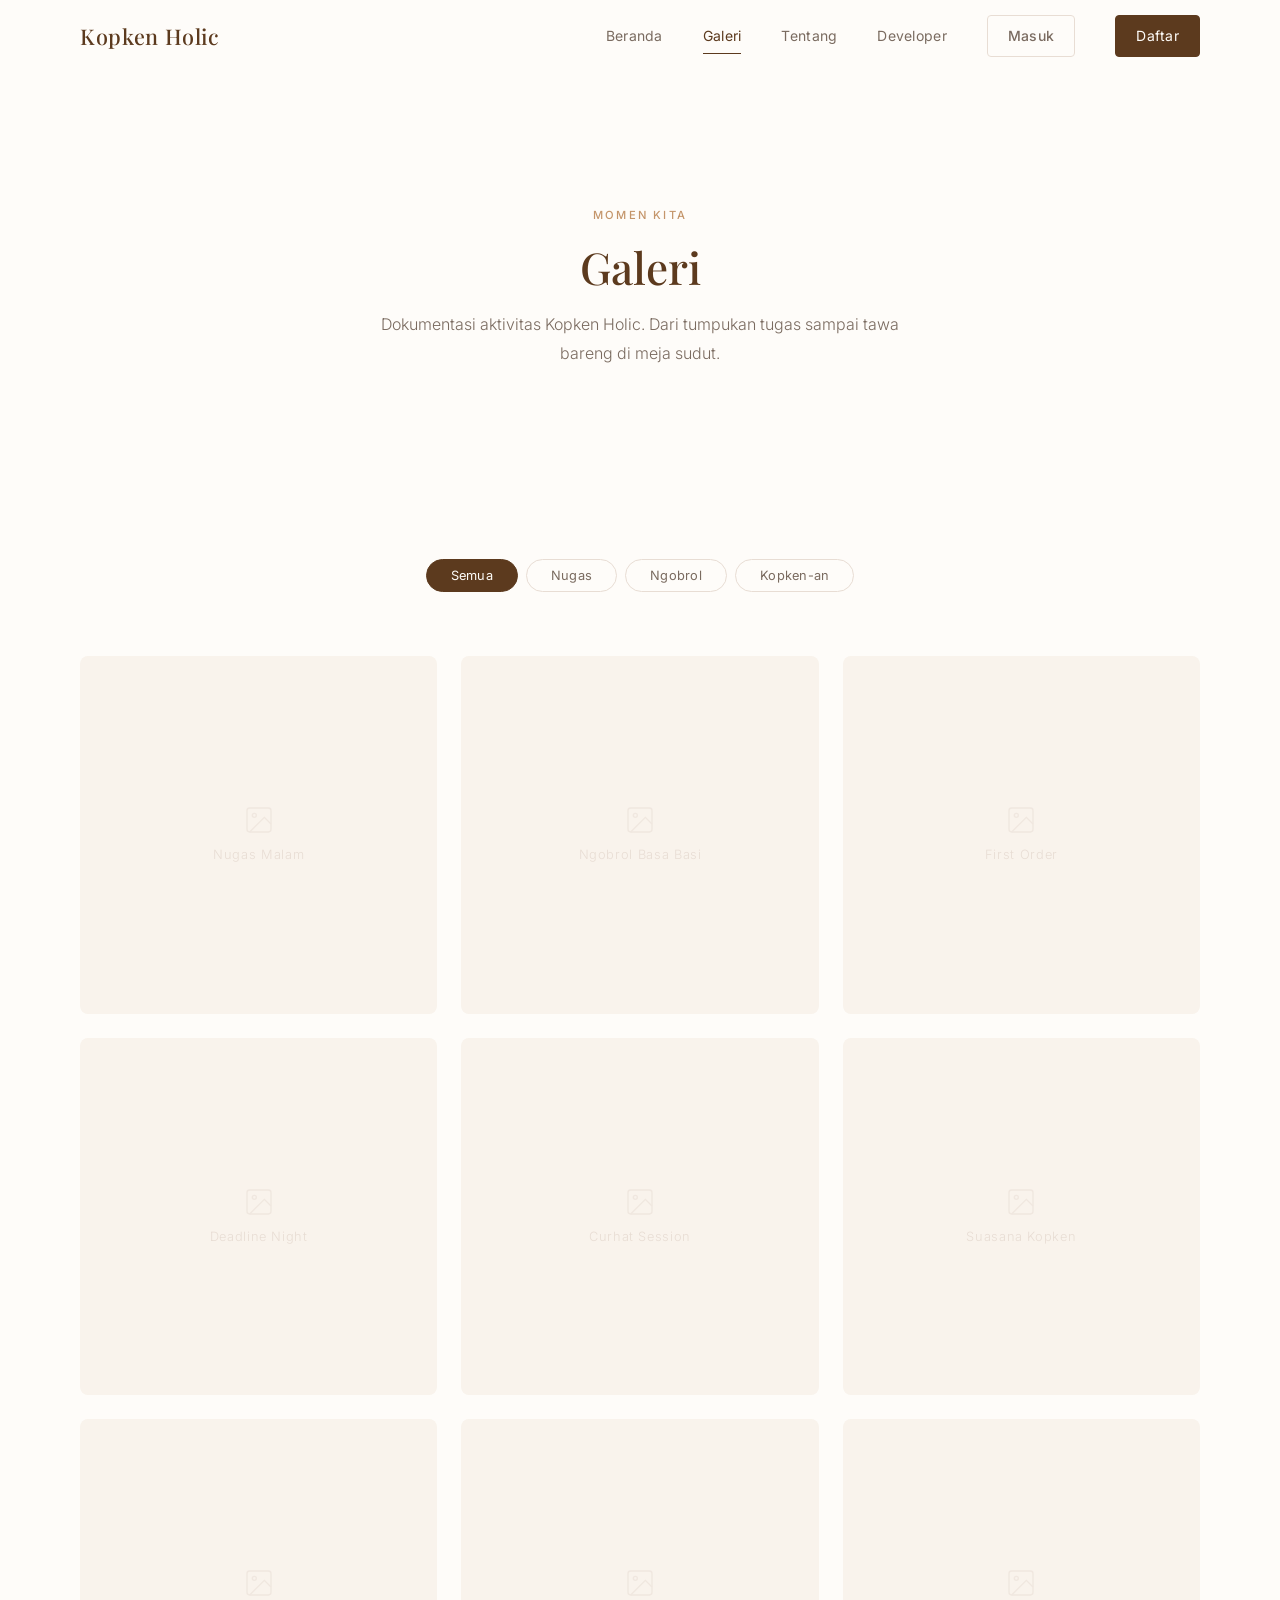
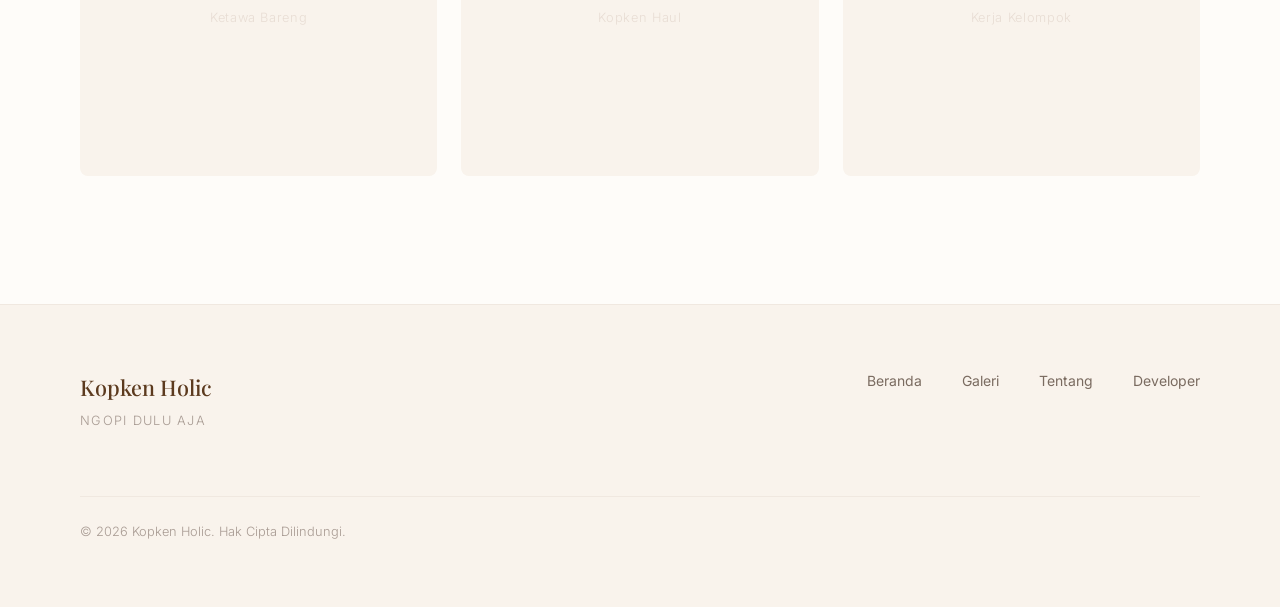
<file: pages/gallery.html>
<!DOCTYPE html>
<html lang="id">
<head>
  <meta charset="UTF-8">
  <meta name="viewport" content="width=device-width, initial-scale=1.0">
  <title>Galeri - Kopken Holic</title>
  <link rel="preconnect" href="https://fonts.googleapis.com">
  <link rel="preconnect" href="https://fonts.gstatic.com" crossorigin>
  <link href="https://fonts.googleapis.com/css2?family=Playfair+Display:ital,wght@0,400;0,500;0,600;0,700;1,400&family=Inter:wght@300;400;500;600&display=swap" rel="stylesheet">
  <link rel="stylesheet" href="../css/style.css">
</head>
<body>

  <!-- Navigation -->
  <header id="navbar" class="navbar">
    <div class="nav-container">
      <a href="../index.html" class="nav-logo">Kopken Holic</a>
      <button class="nav-toggle" id="navToggle" aria-label="Menu">
        <span></span>
        <span></span>
        <span></span>
      </button>
      <nav class="nav-menu" id="navMenu">
        <a href="../index.html" class="nav-link">Beranda</a>
        <a href="gallery.html" class="nav-link active">Galeri</a>
        <a href="about.html" class="nav-link">Tentang</a>
        <a href="developer.html" class="nav-link">Developer</a>
        <a href="login.html" class="nav-link nav-link--login">Masuk</a>
        <a href="register.html" class="nav-link nav-link--register">Daftar</a>
      </nav>
    </div>
  </header>

  <!-- Page Hero -->
  <section class="page-hero">
    <span class="section-label">Momen Kita</span>
    <h1 class="section-title">Galeri</h1>
    <p class="section-desc">Dokumentasi aktivitas Kopken Holic. Dari tumpukan tugas sampai tawa bareng di meja sudut.</p>
  </section>

  <!-- Filter -->
  <section class="section-container">
    <div class="gallery-filter">
      <button class="filter-btn active" data-filter="all">Semua</button>
      <button class="filter-btn" data-filter="nugas">Nugas</button>
      <button class="filter-btn" data-filter="ngobrol">Ngobrol</button>
      <button class="filter-btn" data-filter="kopken">Kopken-an</button>
    </div>

    <!-- Gallery Grid -->
    <div class="gallery-grid">

      <div class="gallery-item reveal" data-category="nugas">
        <div class="gallery-item-placeholder">
          <svg viewBox="0 0 24 24" fill="none" stroke="currentColor" stroke-width="1">
            <rect x="3" y="3" width="18" height="18" rx="2"/>
            <circle cx="8.5" cy="8.5" r="1.5"/>
            <path d="M21 15l-5-5L5 21"/>
          </svg>
          <span>Nugas Malam</span>
        </div>
        <div class="gallery-item-overlay">
          <h4>Nugas Malam</h4>
          <p>Laptop terbuka, kopi setengah, tugas belum kelar</p>
        </div>
      </div>

      <div class="gallery-item reveal reveal-delay-1" data-category="ngobrol">
        <div class="gallery-item-placeholder">
          <svg viewBox="0 0 24 24" fill="none" stroke="currentColor" stroke-width="1">
            <rect x="3" y="3" width="18" height="18" rx="2"/>
            <circle cx="8.5" cy="8.5" r="1.5"/>
            <path d="M21 15l-5-5L5 21"/>
          </svg>
          <span>Ngobrol Basa Basi</span>
        </div>
        <div class="gallery-item-overlay">
          <h4>Ngobrol Basa Basi</h4>
          <p>Bahas skripsi 5 menit, sisanya bahas apa aja</p>
        </div>
      </div>

      <div class="gallery-item reveal reveal-delay-2" data-category="kopken">
        <div class="gallery-item-placeholder">
          <svg viewBox="0 0 24 24" fill="none" stroke="currentColor" stroke-width="1">
            <rect x="3" y="3" width="18" height="18" rx="2"/>
            <circle cx="8.5" cy="8.5" r="1.5"/>
            <path d="M21 15l-5-5L5 21"/>
          </svg>
          <span>First Order</span>
        </div>
        <div class="gallery-item-overlay">
          <h4>First Order</h4>
          <p>Momen paling bahagia: pas kopken pertama dateng</p>
        </div>
      </div>

      <div class="gallery-item reveal" data-category="nugas">
        <div class="gallery-item-placeholder">
          <svg viewBox="0 0 24 24" fill="none" stroke="currentColor" stroke-width="1">
            <rect x="3" y="3" width="18" height="18" rx="2"/>
            <circle cx="8.5" cy="8.5" r="1.5"/>
            <path d="M21 15l-5-5L5 21"/>
          </svg>
          <span>Deadline Night</span>
        </div>
        <div class="gallery-item-overlay">
          <h4>Deadline Night</h4>
          <p>Jam 11 malam, tugas jam 12. Panik tapi kopken tetep jalan.</p>
        </div>
      </div>

      <div class="gallery-item reveal reveal-delay-1" data-category="ngobrol">
        <div class="gallery-item-placeholder">
          <svg viewBox="0 0 24 24" fill="none" stroke="currentColor" stroke-width="1">
            <rect x="3" y="3" width="18" height="18" rx="2"/>
            <circle cx="8.5" cy="8.5" r="1.5"/>
            <path d="M21 15l-5-5L5 21"/>
          </svg>
          <span>Curhat Session</span>
        </div>
        <div class="gallery-item-overlay">
          <h4>Curhat Session</h4>
          <p>Tempat paling aman buat cerita apa aja</p>
        </div>
      </div>

      <div class="gallery-item reveal reveal-delay-2" data-category="kopken">
        <div class="gallery-item-placeholder">
          <svg viewBox="0 0 24 24" fill="none" stroke="currentColor" stroke-width="1">
            <rect x="3" y="3" width="18" height="18" rx="2"/>
            <circle cx="8.5" cy="8.5" r="1.5"/>
            <path d="M21 15l-5-5L5 21"/>
          </svg>
          <span>Suasana Kopken</span>
        </div>
        <div class="gallery-item-overlay">
          <h4>Suasana Kopken</h4>
          <p>Meja panjang, colokan dimana-mana, basically kampus kedua</p>
        </div>
      </div>

      <div class="gallery-item reveal" data-category="ngobrol">
        <div class="gallery-item-placeholder">
          <svg viewBox="0 0 24 24" fill="none" stroke="currentColor" stroke-width="1">
            <rect x="3" y="3" width="18" height="18" rx="2"/>
            <circle cx="8.5" cy="8.5" r="1.5"/>
            <path d="M21 15l-5-5L5 21"/>
          </svg>
          <span>Ketawa Bareng</span>
        </div>
        <div class="gallery-item-overlay">
          <h4>Ketawa Bareng</h4>
          <p>Bahasan random yang bikin perut sakit</p>
        </div>
      </div>

      <div class="gallery-item reveal reveal-delay-1" data-category="kopken">
        <div class="gallery-item-placeholder">
          <svg viewBox="0 0 24 24" fill="none" stroke="currentColor" stroke-width="1">
            <rect x="3" y="3" width="18" height="18" rx="2"/>
            <circle cx="8.5" cy="8.5" r="1.5"/>
            <path d="M21 15l-5-5L5 21"/>
          </svg>
          <span>Kopken Haul</span>
        </div>
        <div class="gallery-item-overlay">
          <h4>Kopken Haul</h4>
          <p>Bukti kalau kita nggak main-main sama kopken</p>
        </div>
      </div>

      <div class="gallery-item reveal reveal-delay-2" data-category="nugas">
        <div class="gallery-item-placeholder">
          <svg viewBox="0 0 24 24" fill="none" stroke="currentColor" stroke-width="1">
            <rect x="3" y="3" width="18" height="18" rx="2"/>
            <circle cx="8.5" cy="8.5" r="1.5"/>
            <path d="M21 15l-5-5L5 21"/>
          </svg>
          <span>Kerja Kelompok</span>
        </div>
        <div class="gallery-item-overlay">
          <h4>Kerja Kelompok</h4>
          <p>Rapat di Kopken > Rapat di kampus. Fixed.</p>
        </div>
      </div>

    </div>
  </section>

  <!-- Footer -->
  <footer class="footer">
    <div class="footer-container">
      <div class="footer-top">
        <div class="footer-brand">
          <h3 class="footer-logo">Kopken Holic</h3>
          <p class="footer-tagline">Ngopi Dulu Aja</p>
        </div>
        <div class="footer-links">
          <a href="../index.html">Beranda</a>
          <a href="gallery.html">Galeri</a>
          <a href="about.html">Tentang</a>
          <a href="developer.html">Developer</a>
        </div>
      </div>
      <div class="footer-bottom">
        <p>&copy; 2026 Kopken Holic. Hak Cipta Dilindungi.</p>
      </div>
    </div>
  </footer>

  <script src="../js/main.js"></script>
</body>
</html>
</file>
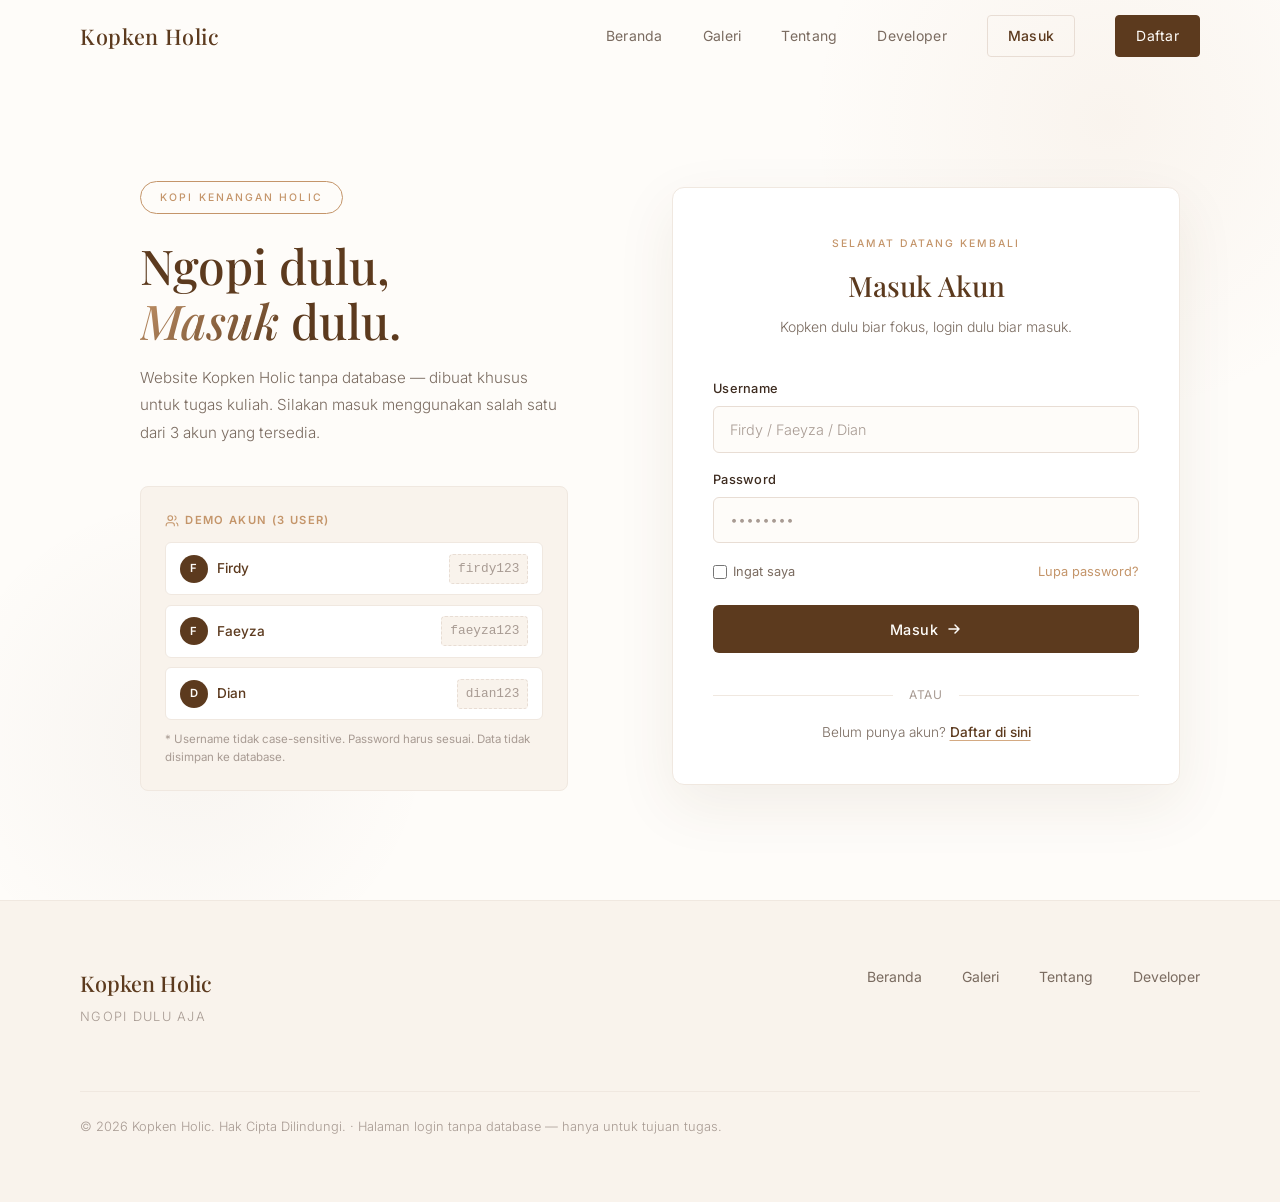
<file: pages/login.html>
<!DOCTYPE html>
<html lang="id">
<head>
  <meta charset="UTF-8">
  <meta name="viewport" content="width=device-width, initial-scale=1.0">
  <title>Masuk - Kopken Holic</title>
  <link rel="preconnect" href="https://fonts.googleapis.com">
  <link rel="preconnect" href="https://fonts.gstatic.com" crossorigin>
  <link href="https://fonts.googleapis.com/css2?family=Playfair+Display:ital,wght@0,400;0,500;0,600;0,700;1,400&family=Inter:wght@300;400;500;600&display=swap" rel="stylesheet">
  <link rel="stylesheet" href="../css/style.css">
</head>
<body>

  <!-- Navigation -->
  <header id="navbar" class="navbar scrolled">
    <div class="nav-container">
      <a href="../index.html" class="nav-logo">Kopken Holic</a>
      <button class="nav-toggle" id="navToggle" aria-label="Menu">
        <span></span><span></span><span></span>
      </button>
      <nav class="nav-menu" id="navMenu">
        <a href="../index.html" class="nav-link">Beranda</a>
        <a href="gallery.html" class="nav-link">Galeri</a>
        <a href="about.html" class="nav-link">Tentang</a>
        <a href="developer.html" class="nav-link">Developer</a>
        <a href="login.html" class="nav-link nav-link--login active">Masuk</a>
        <a href="register.html" class="nav-link nav-link--register">Daftar</a>
      </nav>
    </div>
  </header>

  <!-- Auth Wrapper -->
  <section class="auth-wrapper">
    <div class="auth-container">

      <!-- Left Intro (samain vibe index hero) -->
      <div class="auth-intro">
        <div class="auth-intro-badge">Kopi Kenangan Holic</div>
        <h1 class="auth-intro-title">Ngopi dulu,<br><em>Masuk</em> dulu.</h1>
        <p class="auth-intro-desc">Website Kopken Holic tanpa database — dibuat khusus untuk tugas kuliah. Silakan masuk menggunakan salah satu dari 3 akun yang tersedia.</p>

        <div class="auth-demo-box">
          <div class="auth-demo-label">
            <svg width="14" height="14" viewBox="0 0 24 24" fill="none" stroke="currentColor" stroke-width="1.8"><path d="M16 21v-2a4 4 0 0 0-4-4H6a4 4 0 0 0-4 4v2"/><circle cx="9" cy="7" r="4"/><path d="M22 21v-2a4 4 0 0 0-3-3.87"/><path d="M16 3.13a4 4 0 0 1 0 7.75"/></svg>
            Demo Akun (3 User)
          </div>
          <div class="auth-demo-list">
            <div class="auth-demo-item">
              <span class="auth-demo-user"><span class="auth-demo-avatar">F</span> Firdy</span>
              <span class="auth-demo-pass">firdy123</span>
            </div>
            <div class="auth-demo-item">
              <span class="auth-demo-user"><span class="auth-demo-avatar">F</span> Faeyza</span>
              <span class="auth-demo-pass">faeyza123</span>
            </div>
            <div class="auth-demo-item">
              <span class="auth-demo-user"><span class="auth-demo-avatar">D</span> Dian</span>
              <span class="auth-demo-pass">dian123</span>
            </div>
          </div>
          <p style="font-size:0.72rem;color:var(--color-text-muted);margin-top:0.7rem;line-height:1.5;">* Username tidak case-sensitive. Password harus sesuai. Data tidak disimpan ke database.</p>
        </div>
      </div>

      <!-- Right Card - Form -->
      <div class="auth-card">
        <div class="auth-card-header">
          <span class="auth-card-label">Selamat Datang Kembali</span>
          <h2 class="auth-card-title">Masuk Akun</h2>
          <p class="auth-card-desc">Kopken dulu biar fokus, login dulu biar masuk.</p>
        </div>

        <form id="loginForm" class="auth-form" novalidate>
          <div id="loginError" class="auth-error"></div>
          <div id="loginSuccess" class="auth-success"></div>

          <div class="auth-field">
            <label for="loginUsername">Username</label>
            <input type="text" id="loginUsername" placeholder="Firdy / Faeyza / Dian" autocomplete="username" required>
          </div>

          <div class="auth-field">
            <label for="loginPassword">Password</label>
            <input type="password" id="loginPassword" placeholder="••••••••" autocomplete="current-password" required>
          </div>

          <div class="auth-field-row">
            <label class="auth-checkbox">
              <input type="checkbox" id="rememberMe"> Ingat saya
            </label>
            <a href="#" class="auth-link-small" onclick="event.preventDefault(); alert('Fitur lupa password tidak tersedia - ini hanya demo tugas tanpa database :)')">Lupa password?</a>
          </div>

          <button type="submit" id="loginBtn" class="btn btn-primary btn-auth">
            <span>Masuk</span>
            <svg width="16" height="16" viewBox="0 0 16 16" fill="none"><path d="M3 8h10M9 4l4 4-4 4" stroke="currentColor" stroke-width="1.5" stroke-linecap="round" stroke-linejoin="round"/></svg>
          </button>

          <div class="auth-divider"><span>atau</span></div>

          <p class="auth-alt">Belum punya akun? <a href="register.html">Daftar di sini</a></p>
        </form>
      </div>

    </div>
  </section>

  <!-- Modal Login Success -->
  <div id="loginSuccessModal" class="modal-overlay">
    <div class="modal-box">
      <div class="modal-icon success">
        <svg width="32" height="32" viewBox="0 0 24 24" fill="none" stroke="currentColor" stroke-width="1.8" stroke-linecap="round" stroke-linejoin="round"><path d="M22 11.08V12a10 10 0 1 1-5.93-9.14"/><polyline points="22 4 12 14.01 9 11.01"/></svg>
      </div>
      <h3 class="modal-title">Login Berhasil!</h3>
      <p class="modal-desc">Halo <strong id="successUserName">Kawan</strong>! Kamu berhasil masuk.<br>Kami akan mengarahkanmu ke beranda Kopken Holic.</p>
      <div class="modal-actions">
        <a href="../index.html" class="btn btn-primary">Ke Beranda</a>
        <button class="btn btn-outline" data-close-modal="loginSuccessModal">Tetap di sini</button>
      </div>
    </div>
  </div>

  <!-- Footer -->
  <footer class="footer">
    <div class="footer-container">
      <div class="footer-top">
        <div class="footer-brand">
          <h3 class="footer-logo">Kopken Holic</h3>
          <p class="footer-tagline">Ngopi Dulu Aja</p>
        </div>
        <div class="footer-links">
          <a href="../index.html">Beranda</a>
          <a href="gallery.html">Galeri</a>
          <a href="about.html">Tentang</a>
          <a href="developer.html">Developer</a>
        </div>
      </div>
      <div class="footer-bottom">
        <p>&copy; 2026 Kopken Holic. Hak Cipta Dilindungi. &middot; Halaman login tanpa database — hanya untuk tujuan tugas.</p>
      </div>
    </div>
  </footer>

  <script src="../js/main.js"></script>
  <script src="../js/auth.js"></script>
</body>
</html>
</file>
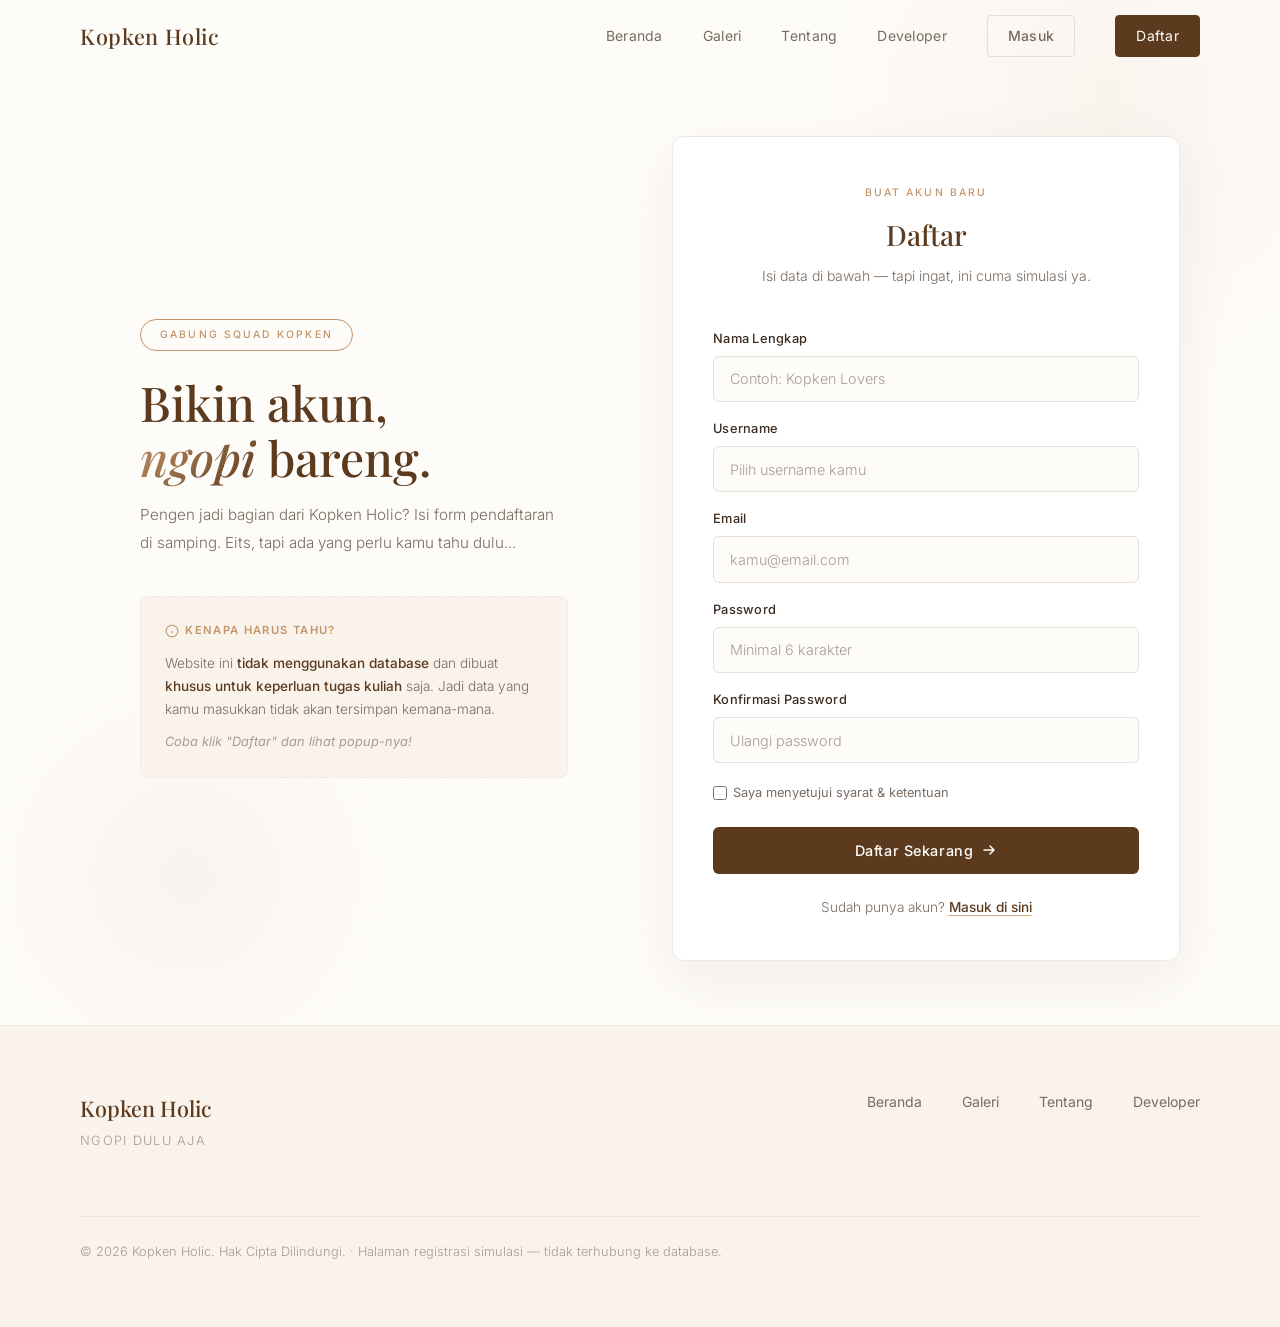
<file: pages/register.html>
<!DOCTYPE html>
<html lang="id">
<head>
  <meta charset="UTF-8">
  <meta name="viewport" content="width=device-width, initial-scale=1.0">
  <title>Daftar - Kopken Holic</title>
  <link rel="preconnect" href="https://fonts.googleapis.com">
  <link rel="preconnect" href="https://fonts.gstatic.com" crossorigin>
  <link href="https://fonts.googleapis.com/css2?family=Playfair+Display:ital,wght@0,400;0,500;0,600;0,700;1,400&family=Inter:wght@300;400;500;600&display=swap" rel="stylesheet">
  <link rel="stylesheet" href="../css/style.css">
</head>
<body>

  <!-- Navigation -->
  <header id="navbar" class="navbar scrolled">
    <div class="nav-container">
      <a href="../index.html" class="nav-logo">Kopken Holic</a>
      <button class="nav-toggle" id="navToggle" aria-label="Menu">
        <span></span><span></span><span></span>
      </button>
      <nav class="nav-menu" id="navMenu">
        <a href="../index.html" class="nav-link">Beranda</a>
        <a href="gallery.html" class="nav-link">Galeri</a>
        <a href="about.html" class="nav-link">Tentang</a>
        <a href="developer.html" class="nav-link">Developer</a>
        <a href="login.html" class="nav-link nav-link--login">Masuk</a>
        <a href="register.html" class="nav-link nav-link--register active">Daftar</a>
      </nav>
    </div>
  </header>

  <!-- Auth Wrapper -->
  <section class="auth-wrapper">
    <div class="auth-container">

      <!-- Left Intro -->
      <div class="auth-intro">
        <div class="auth-intro-badge">Gabung Squad Kopken</div>
        <h1 class="auth-intro-title">Bikin akun,<br><em>ngopi</em> bareng.</h1>
        <p class="auth-intro-desc">Pengen jadi bagian dari Kopken Holic? Isi form pendaftaran di samping. Eits, tapi ada yang perlu kamu tahu dulu...</p>

        <div class="auth-demo-box" style="border-style: dashed;">
          <div class="auth-demo-label">
            <svg width="14" height="14" viewBox="0 0 24 24" fill="none" stroke="currentColor" stroke-width="1.8"><circle cx="12" cy="12" r="10"/><line x1="12" y1="16" x2="12" y2="12"/><line x1="12" y1="8" x2="12.01" y2="8"/></svg>
            Kenapa harus tahu?
          </div>
          <p style="font-size:0.85rem;color:var(--color-text-light);line-height:1.7;font-weight:300;">
            Website ini <strong style="color:var(--color-primary);font-weight:500;">tidak menggunakan database</strong> dan dibuat <strong style="color:var(--color-primary);font-weight:500;">khusus untuk keperluan tugas kuliah</strong> saja. Jadi data yang kamu masukkan tidak akan tersimpan kemana-mana.
          </p>
          <p style="font-size:0.8rem;color:var(--color-text-muted);margin-top:0.6rem;font-style:italic;">Coba klik "Daftar" dan lihat popup-nya!</p>
        </div>
      </div>

      <!-- Right Card - Register Form -->
      <div class="auth-card">
        <div class="auth-card-header">
          <span class="auth-card-label">Buat Akun Baru</span>
          <h2 class="auth-card-title">Daftar</h2>
          <p class="auth-card-desc">Isi data di bawah — tapi ingat, ini cuma simulasi ya.</p>
        </div>

        <form id="registerForm" class="auth-form" novalidate>
          <div class="auth-field">
            <label for="regName">Nama Lengkap</label>
            <input type="text" id="regName" placeholder="Contoh: Kopken Lovers" required>
          </div>

          <div class="auth-field">
            <label for="regUsername">Username</label>
            <input type="text" id="regUsername" placeholder="Pilih username kamu" required>
          </div>

          <div class="auth-field">
            <label for="regEmail">Email</label>
            <input type="email" id="regEmail" placeholder="kamu@email.com" required>
          </div>

          <div class="auth-field">
            <label for="regPassword">Password</label>
            <input type="password" id="regPassword" placeholder="Minimal 6 karakter" required>
          </div>

          <div class="auth-field">
            <label for="regConfirm">Konfirmasi Password</label>
            <input type="password" id="regConfirm" placeholder="Ulangi password" required>
          </div>

          <label class="auth-checkbox" style="margin-top:0.2rem;">
            <input type="checkbox" required> Saya menyetujui syarat & ketentuan
          </label>

          <button type="submit" class="btn btn-primary btn-auth">
            <span>Daftar Sekarang</span>
            <svg width="16" height="16" viewBox="0 0 16 16" fill="none"><path d="M3 8h10M9 4l4 4-4 4" stroke="currentColor" stroke-width="1.5" stroke-linecap="round" stroke-linejoin="round"/></svg>
          </button>

          <p class="auth-alt" style="margin-top:0.4rem;">Sudah punya akun? <a href="login.html">Masuk di sini</a></p>
        </form>
      </div>

    </div>
  </section>

  <!-- Modal No Database (Popup utama) -->
  <div id="regNoDbModal" class="modal-overlay">
    <div class="modal-box">
      <div class="modal-icon">
        <svg width="32" height="32" viewBox="0 0 24 24" fill="none" stroke="currentColor" stroke-width="1.6" stroke-linecap="round" stroke-linejoin="round">
          <circle cx="12" cy="12" r="10"/>
          <line x1="12" y1="8" x2="12" y2="12"/>
          <line x1="12" y1="16" x2="12.01" y2="16"/>
        </svg>
      </div>
      <h3 class="modal-title">Mohon Maaf!</h3>
      <p class="modal-desc">
        Website <strong>Kopken Holic</strong> saat ini <strong>tidak memiliki database</strong> dan dibuat <strong>hanya untuk keperluan tugas kuliah</strong>.<br><br>
        Data registrasi yang kamu masukkan <strong>tidak dapat disimpan</strong>. Untuk masuk, silakan gunakan salah satu akun demo yang tersedia di halaman Login:<br>
        <span style="display:inline-block;margin-top:0.6rem;background:var(--color-bg-warm);padding:0.4rem 0.8rem;border-radius:6px;font-size:0.82rem;color:var(--color-primary);font-weight:500;">Firdy • Faeyza • Dian</span>
      </p>
      <div class="modal-actions">
        <a href="login.html" class="btn btn-primary">Ke Halaman Login</a>
        <button class="btn btn-outline" data-close-modal="regNoDbModal">Mengerti</button>
      </div>
    </div>
  </div>

  <!-- Footer -->
  <footer class="footer">
    <div class="footer-container">
      <div class="footer-top">
        <div class="footer-brand">
          <h3 class="footer-logo">Kopken Holic</h3>
          <p class="footer-tagline">Ngopi Dulu Aja</p>
        </div>
        <div class="footer-links">
          <a href="../index.html">Beranda</a>
          <a href="gallery.html">Galeri</a>
          <a href="about.html">Tentang</a>
          <a href="developer.html">Developer</a>
        </div>
      </div>
      <div class="footer-bottom">
        <p>&copy; 2026 Kopken Holic. Hak Cipta Dilindungi. &middot; Halaman registrasi simulasi — tidak terhubung ke database.</p>
      </div>
    </div>
  </footer>

  <script src="../js/main.js"></script>
  <script src="../js/auth.js"></script>
</body>
</html>
</file>
<file: css/style.css>
/* ========================================
   Kopken Holic - Stylesheet
   ======================================== */

/* Reset & Base */
*, *::before, *::after {
  margin: 0;
  padding: 0;
  box-sizing: border-box;
}

:root {
  --color-bg: #FEFCF9;
  --color-bg-warm: #F9F3EC;
  --color-bg-card: #FFFFFF;
  --color-primary: #5C3A1E;
  --color-primary-light: #7A5230;
  --color-secondary: #8B6543;
  --color-accent: #C4956A;
  --color-accent-light: #D4AA82;
  --color-text: #3D2B1F;
  --color-text-light: #7A6B60;
  --color-text-muted: #A89B93;
  --color-border: #E8DDD4;
  --color-border-light: #F0E8E0;

  --font-heading: 'Playfair Display', Georgia, serif;
  --font-body: 'Inter', -apple-system, BlinkMacSystemFont, sans-serif;

  --space-xs: 0.5rem;
  --space-sm: 1rem;
  --space-md: 1.5rem;
  --space-lg: 2.5rem;
  --space-xl: 4rem;
  --space-2xl: 6rem;
  --space-3xl: 8rem;

  --max-width: 1200px;
  --nav-height: 72px;

  --transition: 0.3s cubic-bezier(0.4, 0, 0.2, 1);
}

html {
  scroll-behavior: smooth;
  font-size: 16px;
}

body {
  font-family: var(--font-body);
  background-color: var(--color-bg);
  color: var(--color-text);
  line-height: 1.7;
  overflow-x: hidden;
  -webkit-font-smoothing: antialiased;
  -moz-osx-font-smoothing: grayscale;
}

a {
  text-decoration: none;
  color: inherit;
}

img {
  max-width: 100%;
  display: block;
}

/* ========================================
   Splash Screen
   ======================================== */
.splash {
  position: fixed;
  top: 0;
  left: 0;
  width: 100%;
  height: 100%;
  background-color: var(--color-primary);
  display: flex;
  align-items: center;
  justify-content: center;
  z-index: 10000;
  transition: opacity 0.8s ease, visibility 0.8s ease;
}

.splash.hidden {
  opacity: 0;
  visibility: hidden;
  pointer-events: none;
}

.splash-content {
  text-align: center;
  color: var(--color-bg);
}

.splash-line {
  width: 60px;
  height: 1px;
  background-color: var(--color-accent);
  margin: 0 auto;
  opacity: 0;
  transform: scaleX(0);
  transition: opacity 0.6s ease 0.3s, transform 0.6s ease 0.3s;
}

.splash.animate .splash-line {
  opacity: 1;
  transform: scaleX(1);
}

.splash-title {
  font-family: var(--font-heading);
  font-size: 3rem;
  font-weight: 500;
  letter-spacing: 0.08em;
  margin: 1.5rem 0 0.5rem;
  opacity: 0;
  transform: translateY(10px);
  transition: opacity 0.6s ease 0.1s, transform 0.6s ease 0.1s;
}

.splash.animate .splash-title {
  opacity: 1;
  transform: translateY(0);
}

.splash-tagline {
  font-family: var(--font-body);
  font-size: 0.85rem;
  font-weight: 300;
  letter-spacing: 0.25em;
  text-transform: uppercase;
  color: var(--color-accent-light);
  opacity: 0;
  transition: opacity 0.6s ease 0.5s;
}

.splash.animate .splash-tagline {
  opacity: 1;
}

/* ========================================
   Navigation
   ======================================== */
.navbar {
  position: fixed;
  top: 0;
  left: 0;
  width: 100%;
  height: var(--nav-height);
  z-index: 1000;
  transition: background-color var(--transition), box-shadow var(--transition);
}

.navbar.scrolled {
  background-color: rgba(254, 252, 249, 0.95);
  backdrop-filter: blur(20px);
  -webkit-backdrop-filter: blur(20px);
  box-shadow: 0 1px 0 var(--color-border-light);
}

.nav-container {
  max-width: var(--max-width);
  margin: 0 auto;
  padding: 0 var(--space-lg);
  height: 100%;
  display: flex;
  align-items: center;
  justify-content: space-between;
}

.nav-logo {
  font-family: var(--font-heading);
  font-size: 1.35rem;
  font-weight: 500;
  color: var(--color-primary);
  letter-spacing: 0.03em;
  transition: color var(--transition);
}

.nav-menu {
  display: flex;
  align-items: center;
  gap: var(--space-lg);
}

.nav-link {
  font-size: 0.875rem;
  font-weight: 400;
  color: var(--color-text-light);
  letter-spacing: 0.02em;
  position: relative;
  padding: 0.25rem 0;
  transition: color var(--transition);
}

.nav-link::after {
  content: '';
  position: absolute;
  bottom: -2px;
  left: 0;
  width: 0;
  height: 1px;
  background-color: var(--color-primary);
  transition: width var(--transition);
}

.nav-link:hover,
.nav-link.active {
  color: var(--color-primary);
}

.nav-link:hover::after,
.nav-link.active::after {
  width: 100%;
}

.nav-toggle {
  display: none;
  flex-direction: column;
  gap: 5px;
  background: none;
  border: none;
  cursor: pointer;
  padding: 4px;
}

.nav-toggle span {
  display: block;
  width: 22px;
  height: 1.5px;
  background-color: var(--color-primary);
  transition: transform var(--transition), opacity var(--transition);
}

.nav-toggle.active span:nth-child(1) {
  transform: translateY(6.5px) rotate(45deg);
}

.nav-toggle.active span:nth-child(2) {
  opacity: 0;
}

.nav-toggle.active span:nth-child(3) {
  transform: translateY(-6.5px) rotate(-45deg);
}

/* ========================================
   Hero Section
   ======================================== */
.hero {
  min-height: 100vh;
  display: flex;
  align-items: center;
  position: relative;
  overflow: hidden;
  padding-top: var(--nav-height);
}

.hero-particles {
  position: absolute;
  inset: 0;
  pointer-events: none;
  z-index: 1;
}

.particle {
  position: absolute;
  width: 4px;
  height: 4px;
  border-radius: 50%;
  background-color: var(--color-accent);
  opacity: 0;
  animation: particleFloat 8s infinite ease-in-out;
}

.particle:nth-child(1) { left: 10%; top: 20%; animation-delay: 0s; }
.particle:nth-child(2) { left: 25%; top: 70%; animation-delay: 1.5s; }
.particle:nth-child(3) { left: 55%; top: 15%; animation-delay: 3s; }
.particle:nth-child(4) { left: 75%; top: 60%; animation-delay: 4.5s; }
.particle:nth-child(5) { left: 85%; top: 30%; animation-delay: 6s; }
.particle:nth-child(6) { left: 40%; top: 80%; animation-delay: 7.5s; }

@keyframes particleFloat {
  0%, 100% { opacity: 0; transform: translateY(0) scale(1); }
  25% { opacity: 0.4; }
  50% { opacity: 0.2; transform: translateY(-40px) scale(1.5); }
  75% { opacity: 0.4; }
}

.hero-container {
  max-width: var(--max-width);
  margin: 0 auto;
  padding: var(--space-3xl) var(--space-lg);
  position: relative;
  z-index: 2;
  display: grid;
  grid-template-columns: 1fr 1fr;
  gap: var(--space-xl);
  align-items: center;
}

.hero-content {
  position: relative;
}

.hero-badge {
  display: inline-block;
  font-size: 0.65rem;
  font-weight: 500;
  letter-spacing: 0.25em;
  text-transform: uppercase;
  color: var(--color-accent);
  border: 1px solid var(--color-accent);
  padding: 0.5rem 1.5rem;
  border-radius: 2rem;
  margin-bottom: var(--space-lg);
  opacity: 0;
  animation: heroFadeUp 0.8s ease forwards;
  animation-delay: 2.4s;
}

.hero-title {
  font-family: var(--font-heading);
  font-weight: 500;
  color: var(--color-primary);
  margin-bottom: var(--space-md);
  line-height: 1.1;
  overflow: hidden;
}

.hero-line {
  display: block;
  opacity: 0;
  transform: translateY(100%);
}

.hero-line-1 {
  font-size: clamp(2rem, 5vw, 3.5rem);
  letter-spacing: 0.02em;
  animation: heroLineUp 0.8s cubic-bezier(0.16, 1, 0.3, 1) forwards;
  animation-delay: 2.5s;
}

.hero-line-2 {
  font-size: clamp(3rem, 7vw, 5.5rem);
  letter-spacing: -0.02em;
  margin: 0.1em 0;
  animation: heroLineUp 0.8s cubic-bezier(0.16, 1, 0.3, 1) forwards;
  animation-delay: 2.7s;
}

.hero-line-2 em {
  font-style: italic;
  background: linear-gradient(135deg, var(--color-accent) 0%, var(--color-primary) 100%);
  -webkit-background-clip: text;
  -webkit-text-fill-color: transparent;
  background-clip: text;
}

.hero-line-3 {
  font-size: clamp(2rem, 5vw, 3.5rem);
  letter-spacing: 0.02em;
  animation: heroLineUp 0.8s cubic-bezier(0.16, 1, 0.3, 1) forwards;
  animation-delay: 2.9s;
}

@keyframes heroLineUp {
  to { opacity: 1; transform: translateY(0); }
}

@keyframes heroFadeUp {
  from { opacity: 0; transform: translateY(12px); }
  to { opacity: 1; transform: translateY(0); }
}

.hero-desc {
  font-size: 1rem;
  font-weight: 300;
  color: var(--color-text-light);
  max-width: 480px;
  line-height: 1.85;
  margin-bottom: var(--space-lg);
  opacity: 0;
  animation: heroFadeUp 0.8s ease forwards;
  animation-delay: 3.2s;
}

.hero-cta {
  display: flex;
  gap: var(--space-sm);
  flex-wrap: wrap;
  opacity: 0;
  animation: heroFadeUp 0.8s ease forwards;
  animation-delay: 3.4s;
}

.btn {
  display: inline-flex;
  align-items: center;
  justify-content: center;
  gap: 0.5rem;
  padding: 0.875rem 2rem;
  font-family: var(--font-body);
  font-size: 0.875rem;
  font-weight: 500;
  letter-spacing: 0.03em;
  border-radius: 4px;
  transition: all var(--transition);
  cursor: pointer;
  border: none;
}

.btn-primary {
  background-color: var(--color-primary);
  color: var(--color-bg);
}

.btn-primary:hover {
  background-color: var(--color-primary-light);
  transform: translateY(-2px);
  box-shadow: 0 8px 30px rgba(92, 58, 30, 0.2);
}

.btn-primary svg {
  transition: transform var(--transition);
}

.btn-primary:hover svg {
  transform: translateX(3px);
}

.btn-outline {
  background-color: transparent;
  color: var(--color-primary);
  border: 1px solid var(--color-border);
}

.btn-outline:hover {
  border-color: var(--color-primary);
  transform: translateY(-2px);
}

.hero-stats {
  display: flex;
  align-items: center;
  gap: var(--space-md);
  margin-top: var(--space-xl);
  padding-top: var(--space-lg);
  border-top: 1px solid var(--color-border-light);
  opacity: 0;
  animation: heroFadeUp 0.8s ease forwards;
  animation-delay: 3.6s;
}

.hero-stat {
  display: flex;
  flex-direction: column;
  gap: 0.15rem;
}

.hero-stat-number {
  font-family: var(--font-heading);
  font-size: 1.5rem;
  font-weight: 500;
  color: var(--color-primary);
}

.hero-stat-label {
  font-size: 0.7rem;
  font-weight: 400;
  color: var(--color-text-muted);
  letter-spacing: 0.05em;
  text-transform: uppercase;
}

.hero-stat-divider {
  width: 1px;
  height: 36px;
  background-color: var(--color-border);
}

/* Hero Visual */
.hero-visual {
  display: flex;
  align-items: center;
  justify-content: center;
  opacity: 0;
  animation: heroVisualIn 1.2s cubic-bezier(0.16, 1, 0.3, 1) forwards;
  animation-delay: 2.6s;
}

@keyframes heroVisualIn {
  from { opacity: 0; transform: scale(0.9) translateY(20px); }
  to { opacity: 1; transform: scale(1) translateY(0); }
}

.hero-cup-wrapper {
  position: relative;
  width: 100%;
  max-width: 340px;
}

.hero-cup-glow {
  position: absolute;
  top: 50%;
  left: 50%;
  width: 280px;
  height: 280px;
  transform: translate(-50%, -50%);
  border-radius: 50%;
  background: radial-gradient(circle, rgba(196, 149, 106, 0.15) 0%, transparent 70%);
  animation: glowPulse 4s ease-in-out infinite;
}

@keyframes glowPulse {
  0%, 100% { transform: translate(-50%, -50%) scale(1); opacity: 0.6; }
  50% { transform: translate(-50%, -50%) scale(1.1); opacity: 1; }
}

.hero-cup-svg {
  width: 100%;
  height: auto;
  position: relative;
  z-index: 2;
  filter: drop-shadow(0 20px 40px rgba(92, 58, 30, 0.1));
}

.hero-cup-ring {
  position: absolute;
  bottom: 8%;
  left: 50%;
  transform: translateX(-50%);
  width: 200px;
  height: 12px;
  border-radius: 50%;
  background: radial-gradient(ellipse, rgba(92, 58, 30, 0.08) 0%, transparent 70%);
}

/* Steam Animation */
.steam {
  animation: steamRise 3s ease-in-out infinite;
}

.steam-1 { animation-delay: 0s; }
.steam-2 { animation-delay: 0.8s; }
.steam-3 { animation-delay: 1.6s; }

@keyframes steamRise {
  0% { opacity: 0; transform: translateY(0); }
  30% { opacity: 0.35; }
  60% { opacity: 0.15; }
  100% { opacity: 0; transform: translateY(-25px); }
}

/* Scroll Indicator */
.hero-scroll {
  position: absolute;
  bottom: 2.5rem;
  left: 50%;
  transform: translateX(-50%);
  display: flex;
  flex-direction: column;
  align-items: center;
  gap: 0.5rem;
  z-index: 3;
  opacity: 0;
  animation: heroFadeUp 0.8s ease forwards;
  animation-delay: 4s;
}

.hero-scroll span {
  font-size: 0.65rem;
  font-weight: 400;
  letter-spacing: 0.2em;
  text-transform: uppercase;
  color: var(--color-text-muted);
}

.hero-scroll-line {
  width: 1px;
  height: 40px;
  background: linear-gradient(to bottom, var(--color-accent), transparent);
  animation: scrollBounce 2s ease-in-out infinite;
}

@keyframes scrollBounce {
  0%, 100% { transform: scaleY(1); opacity: 1; }
  50% { transform: scaleY(0.5); opacity: 0.4; }
}

/* ========================================
   Section Commons
   ======================================== */
.section-container {
  max-width: var(--max-width);
  margin: 0 auto;
  padding: var(--space-3xl) var(--space-lg);
}

.section-header {
  text-align: center;
  max-width: 600px;
  margin: 0 auto var(--space-xl);
}

.section-label {
  display: inline-block;
  font-size: 0.7rem;
  font-weight: 500;
  letter-spacing: 0.2em;
  text-transform: uppercase;
  color: var(--color-accent);
  margin-bottom: var(--space-sm);
}

.section-title {
  font-family: var(--font-heading);
  font-size: clamp(1.75rem, 4vw, 2.75rem);
  font-weight: 500;
  color: var(--color-primary);
  line-height: 1.2;
  margin-bottom: var(--space-sm);
}

.section-desc {
  font-size: 1rem;
  font-weight: 300;
  color: var(--color-text-light);
  line-height: 1.8;
}

/* ========================================
   Signature Menu Section
   ======================================== */
.signature {
  background-color: var(--color-bg-warm);
}

.menu-grid {
  display: grid;
  grid-template-columns: repeat(3, 1fr);
  gap: var(--space-lg);
}

.menu-card {
  background-color: var(--color-bg-card);
  border: 1px solid var(--color-border-light);
  border-radius: 8px;
  padding: var(--space-lg);
  position: relative;
  transition: transform var(--transition), box-shadow var(--transition);
}

.menu-card:hover {
  transform: translateY(-4px);
  box-shadow: 0 20px 60px rgba(92, 58, 30, 0.08);
}

.menu-card-number {
  font-family: var(--font-heading);
  font-size: 3rem;
  font-weight: 500;
  color: var(--color-border-light);
  line-height: 1;
  margin-bottom: var(--space-md);
}

.menu-card-icon {
  color: var(--color-accent);
  margin-bottom: var(--space-md);
}

.menu-card-name {
  font-family: var(--font-heading);
  font-size: 1.35rem;
  font-weight: 500;
  color: var(--color-primary);
  margin-bottom: var(--space-xs);
}

.menu-card-desc {
  font-size: 0.9rem;
  font-weight: 300;
  color: var(--color-text-light);
  line-height: 1.7;
  margin-bottom: var(--space-md);
}

.menu-card-price {
  font-size: 0.95rem;
  font-weight: 500;
  color: var(--color-accent);
  letter-spacing: 0.02em;
}

/* ========================================
   Experience Section
   ======================================== */
.experience-grid {
  display: grid;
  grid-template-columns: 1fr 1fr;
  gap: var(--space-3xl);
  align-items: center;
}

.experience-text .section-label,
.experience-text .section-title {
  text-align: left;
}

.experience-text .section-title {
  margin-bottom: var(--space-md);
}

.experience-text .section-desc {
  font-size: 1rem;
  color: var(--color-text-light);
  line-height: 1.8;
}

.experience-features {
  display: flex;
  flex-direction: column;
  gap: var(--space-lg);
}

.feature-item {
  display: flex;
  gap: var(--space-md);
  align-items: flex-start;
}

.feature-number {
  font-family: var(--font-heading);
  font-size: 1.5rem;
  font-weight: 500;
  color: var(--color-accent);
  min-width: 40px;
  line-height: 1.5;
}

.feature-title {
  font-family: var(--font-heading);
  font-size: 1.1rem;
  font-weight: 500;
  color: var(--color-primary);
  margin-bottom: 0.25rem;
}

.feature-desc {
  font-size: 0.875rem;
  font-weight: 300;
  color: var(--color-text-light);
  line-height: 1.7;
}

/* ========================================
   Quote Section
   ======================================== */
.quote-section {
  background-color: var(--color-primary);
  color: var(--color-bg);
}

.quote {
  text-align: center;
  position: relative;
}

.quote-mark {
  font-family: var(--font-heading);
  font-size: 6rem;
  line-height: 1;
  color: var(--color-accent);
  opacity: 0.4;
  margin-bottom: -2rem;
}

.quote-text {
  font-family: var(--font-heading);
  font-size: clamp(1.25rem, 3vw, 1.75rem);
  font-weight: 400;
  font-style: italic;
  line-height: 1.6;
  color: var(--color-bg);
}

/* ========================================
   Footer
   ======================================== */
.footer {
  background-color: var(--color-bg-warm);
  border-top: 1px solid var(--color-border-light);
}

.footer-container {
  max-width: var(--max-width);
  margin: 0 auto;
  padding: var(--space-xl) var(--space-lg);
}

.footer-top {
  display: flex;
  justify-content: space-between;
  align-items: flex-start;
  margin-bottom: var(--space-xl);
}

.footer-logo {
  font-family: var(--font-heading);
  font-size: 1.35rem;
  font-weight: 500;
  color: var(--color-primary);
  margin-bottom: 0.25rem;
}

.footer-tagline {
  font-size: 0.8rem;
  font-weight: 300;
  color: var(--color-text-muted);
  letter-spacing: 0.1em;
  text-transform: uppercase;
}

.footer-links {
  display: flex;
  gap: var(--space-lg);
}

.footer-links a {
  font-size: 0.875rem;
  font-weight: 400;
  color: var(--color-text-light);
  transition: color var(--transition);
}

.footer-links a:hover {
  color: var(--color-primary);
}

.footer-bottom {
  padding-top: var(--space-md);
  border-top: 1px solid var(--color-border-light);
}

.footer-bottom p {
  font-size: 0.8rem;
  color: var(--color-text-muted);
  font-weight: 300;
}

/* ========================================
   Scroll Animations
   ======================================== */
.reveal {
  opacity: 0;
  transform: translateY(30px);
  transition: opacity 0.7s ease, transform 0.7s ease;
}

.reveal.visible {
  opacity: 1;
  transform: translateY(0);
}

.reveal-delay-1 { transition-delay: 0.1s; }
.reveal-delay-2 { transition-delay: 0.2s; }
.reveal-delay-3 { transition-delay: 0.3s; }

/* ========================================
   About Page
   ======================================== */
.page-hero {
  padding: calc(var(--nav-height) + var(--space-3xl)) var(--space-lg) var(--space-xl);
  text-align: center;
}

.page-hero .section-label {
  margin-bottom: var(--space-sm);
}

.page-hero .section-title {
  margin-bottom: var(--space-sm);
}

.page-hero .section-desc {
  max-width: 560px;
  margin: 0 auto;
}

.about-intro {
  display: grid;
  grid-template-columns: 1fr 1fr;
  gap: var(--space-3xl);
  align-items: center;
}

.about-intro-image {
  aspect-ratio: 4/5;
  background-color: var(--color-bg-warm);
  border-radius: 8px;
  overflow: hidden;
  position: relative;
}

.about-intro-image-placeholder {
  width: 100%;
  height: 100%;
  display: flex;
  align-items: center;
  justify-content: center;
  font-family: var(--font-heading);
  font-size: 4rem;
  color: var(--color-border);
}

.about-intro-text .section-label {
  text-align: left;
}

.about-intro-text .section-title {
  text-align: left;
  margin-bottom: var(--space-md);
}

.about-intro-text p {
  font-size: 1rem;
  font-weight: 300;
  color: var(--color-text-light);
  line-height: 1.8;
  margin-bottom: var(--space-sm);
}

.values-grid {
  display: grid;
  grid-template-columns: repeat(4, 1fr);
  gap: var(--space-lg);
}

.value-card {
  text-align: center;
  padding: var(--space-lg);
  border: 1px solid var(--color-border-light);
  border-radius: 8px;
  background-color: var(--color-bg-card);
}

.value-card-icon {
  width: 48px;
  height: 48px;
  margin: 0 auto var(--space-md);
  display: flex;
  align-items: center;
  justify-content: center;
  border-radius: 50%;
  background-color: var(--color-bg-warm);
  color: var(--color-accent);
}

.value-card h4 {
  font-family: var(--font-heading);
  font-size: 1.1rem;
  font-weight: 500;
  color: var(--color-primary);
  margin-bottom: 0.5rem;
}

.value-card p {
  font-size: 0.85rem;
  font-weight: 300;
  color: var(--color-text-light);
  line-height: 1.7;
}

.timeline {
  max-width: 700px;
  margin: 0 auto;
  position: relative;
}

.timeline::before {
  content: '';
  position: absolute;
  left: 0;
  top: 0;
  bottom: 0;
  width: 1px;
  background-color: var(--color-border);
}

.timeline-item {
  padding-left: var(--space-lg);
  padding-bottom: var(--space-xl);
  position: relative;
}

.timeline-item::before {
  content: '';
  position: absolute;
  left: -4px;
  top: 6px;
  width: 9px;
  height: 9px;
  border-radius: 50%;
  background-color: var(--color-accent);
}

.timeline-year {
  font-size: 0.75rem;
  font-weight: 500;
  letter-spacing: 0.15em;
  text-transform: uppercase;
  color: var(--color-accent);
  margin-bottom: 0.5rem;
}

.timeline-title {
  font-family: var(--font-heading);
  font-size: 1.15rem;
  font-weight: 500;
  color: var(--color-primary);
  margin-bottom: 0.5rem;
}

.timeline-desc {
  font-size: 0.9rem;
  font-weight: 300;
  color: var(--color-text-light);
  line-height: 1.7;
}

/* ========================================
   Gallery Page
   ======================================== */
.gallery-filter {
  display: flex;
  justify-content: center;
  gap: var(--space-xs);
  margin-bottom: var(--space-xl);
  flex-wrap: wrap;
}

.filter-btn {
  padding: 0.5rem 1.5rem;
  font-family: var(--font-body);
  font-size: 0.8rem;
  font-weight: 400;
  color: var(--color-text-light);
  background: none;
  border: 1px solid var(--color-border);
  border-radius: 2rem;
  cursor: pointer;
  transition: all var(--transition);
  letter-spacing: 0.02em;
}

.filter-btn:hover,
.filter-btn.active {
  background-color: var(--color-primary);
  color: var(--color-bg);
  border-color: var(--color-primary);
}

.gallery-grid {
  display: grid;
  grid-template-columns: repeat(3, 1fr);
  gap: var(--space-md);
}

.gallery-item {
  aspect-ratio: 1;
  border-radius: 8px;
  overflow: hidden;
  position: relative;
  background-color: var(--color-bg-warm);
  cursor: pointer;
  transition: transform var(--transition);
}

.gallery-item:hover {
  transform: scale(1.02);
}

.gallery-item-placeholder {
  width: 100%;
  height: 100%;
  display: flex;
  flex-direction: column;
  align-items: center;
  justify-content: center;
  gap: 0.5rem;
  color: var(--color-border);
  font-size: 0.8rem;
  font-weight: 300;
  letter-spacing: 0.05em;
}

.gallery-item-placeholder svg {
  width: 32px;
  height: 32px;
  opacity: 0.5;
}

.gallery-item-overlay {
  position: absolute;
  bottom: 0;
  left: 0;
  right: 0;
  padding: var(--space-md);
  background: linear-gradient(transparent, rgba(61, 43, 31, 0.85));
  color: var(--color-bg);
  transform: translateY(100%);
  transition: transform var(--transition);
}

.gallery-item:hover .gallery-item-overlay {
  transform: translateY(0);
}

.gallery-item-overlay h4 {
  font-family: var(--font-heading);
  font-size: 1rem;
  font-weight: 500;
  margin-bottom: 0.25rem;
}

.gallery-item-overlay p {
  font-size: 0.8rem;
  font-weight: 300;
  opacity: 0.8;
}

/* ========================================
   Developer Page
   ======================================== */
.dev-profile {
  display: grid;
  grid-template-columns: 300px 1fr;
  gap: var(--space-3xl);
  align-items: start;
}

.dev-avatar {
  aspect-ratio: 1;
  border-radius: 8px;
  overflow: hidden;
  background-color: var(--color-bg-warm);
  position: relative;
}

.dev-avatar-placeholder {
  width: 100%;
  height: 100%;
  display: flex;
  flex-direction: column;
  align-items: center;
  justify-content: center;
  gap: 0.5rem;
  color: var(--color-border);
}

.dev-avatar-placeholder svg {
  width: 64px;
  height: 64px;
  opacity: 0.4;
}

.dev-avatar-placeholder span {
  font-size: 0.8rem;
  font-weight: 300;
}

.dev-info {
  padding-top: var(--space-sm);
}

.dev-name {
  font-family: var(--font-heading);
  font-size: 2rem;
  font-weight: 500;
  color: var(--color-primary);
  margin-bottom: 0.25rem;
}

.dev-role {
  font-size: 0.85rem;
  font-weight: 400;
  color: var(--color-accent);
  letter-spacing: 0.08em;
  text-transform: uppercase;
  margin-bottom: var(--space-md);
}

.dev-bio {
  font-size: 1rem;
  font-weight: 300;
  color: var(--color-text-light);
  line-height: 1.8;
  margin-bottom: var(--space-lg);
}

.dev-stats {
  display: grid;
  grid-template-columns: repeat(3, 1fr);
  gap: var(--space-md);
  margin-bottom: var(--space-lg);
  padding: var(--space-lg);
  background-color: var(--color-bg-warm);
  border-radius: 8px;
}

.stat-item {
  text-align: center;
}

.stat-value {
  font-family: var(--font-heading);
  font-size: 1.75rem;
  font-weight: 500;
  color: var(--color-primary);
  margin-bottom: 0.25rem;
}

.stat-label {
  font-size: 0.75rem;
  font-weight: 400;
  color: var(--color-text-muted);
  letter-spacing: 0.08em;
  text-transform: uppercase;
}

.dev-links {
  display: flex;
  gap: var(--space-sm);
}

.dev-link {
  display: inline-flex;
  align-items: center;
  gap: 0.5rem;
  padding: 0.625rem 1.25rem;
  font-size: 0.8rem;
  font-weight: 400;
  color: var(--color-text-light);
  border: 1px solid var(--color-border);
  border-radius: 4px;
  transition: all var(--transition);
}

.dev-link:hover {
  border-color: var(--color-primary);
  color: var(--color-primary);
}

.dev-link svg {
  width: 16px;
  height: 16px;
}

.dev-skills {
  margin-top: var(--space-xl);
}

.dev-skills h3 {
  font-family: var(--font-heading);
  font-size: 1.25rem;
  font-weight: 500;
  color: var(--color-primary);
  margin-bottom: var(--space-md);
}

.skills-grid {
  display: grid;
  grid-template-columns: repeat(2, 1fr);
  gap: var(--space-sm);
}

.skill-item {
  display: flex;
  align-items: center;
  gap: 0.75rem;
  padding: 0.75rem 1rem;
  background-color: var(--color-bg-warm);
  border-radius: 4px;
  font-size: 0.875rem;
  color: var(--color-text);
}

.skill-dot {
  width: 6px;
  height: 6px;
  border-radius: 50%;
  background-color: var(--color-accent);
  flex-shrink: 0;
}

/* ========================================
   Responsive Design
   ======================================== */
@media (max-width: 1024px) {
  .hero-container {
    gap: var(--space-lg);
  }

  .hero-cup-wrapper {
    max-width: 280px;
  }

  .menu-grid {
    grid-template-columns: repeat(2, 1fr);
  }

  .experience-grid {
    gap: var(--space-xl);
  }

  .values-grid {
    grid-template-columns: repeat(2, 1fr);
  }

  .gallery-grid {
    grid-template-columns: repeat(2, 1fr);
  }

  .dev-profile {
    grid-template-columns: 240px 1fr;
    gap: var(--space-xl);
  }
}

@media (max-width: 768px) {
  :root {
    --space-lg: 2rem;
    --space-xl: 3rem;
    --space-2xl: 4rem;
    --space-3xl: 5rem;
  }

  .nav-toggle {
    display: flex;
  }

  .nav-menu {
    position: fixed;
    top: var(--nav-height);
    left: 0;
    width: 100%;
    background-color: var(--color-bg);
    flex-direction: column;
    padding: var(--space-lg);
    gap: 0;
    border-bottom: 1px solid var(--color-border-light);
    transform: translateY(-100%);
    opacity: 0;
    visibility: hidden;
    transition: transform var(--transition), opacity var(--transition), visibility var(--transition);
  }

  .nav-menu.open {
    transform: translateY(0);
    opacity: 1;
    visibility: visible;
  }

  .nav-link {
    display: block;
    padding: 0.75rem 0;
    border-bottom: 1px solid var(--color-border-light);
    width: 100%;
  }

  .nav-link::after {
    display: none;
  }

  .hero-container {
    grid-template-columns: 1fr;
    text-align: center;
    padding-top: var(--space-xl);
    padding-bottom: var(--space-xl);
    gap: var(--space-xl);
  }

  .hero-content {
    order: 2;
  }

  .hero-visual {
    order: 1;
  }

  .hero-cup-wrapper {
    max-width: 220px;
  }

  .hero-desc {
    margin-left: auto;
    margin-right: auto;
  }

  .hero-cta {
    justify-content: center;
  }

  .hero-stats {
    justify-content: center;
  }

  .hero-scroll {
    display: none;
  }

  .menu-grid {
    grid-template-columns: 1fr;
  }

  .experience-grid {
    grid-template-columns: 1fr;
    gap: var(--space-xl);
  }

  .experience-text .section-label,
  .experience-text .section-title {
    text-align: center;
  }

  .experience-text .section-desc {
    text-align: center;
  }

  .values-grid {
    grid-template-columns: 1fr;
  }

  .about-intro {
    grid-template-columns: 1fr;
    gap: var(--space-xl);
  }

  .about-intro-text .section-label,
  .about-intro-text .section-title {
    text-align: center;
  }

  .about-intro-text p {
    text-align: center;
  }

  .gallery-grid {
    grid-template-columns: repeat(2, 1fr);
    gap: var(--space-sm);
  }

  .dev-profile {
    grid-template-columns: 1fr;
    gap: var(--space-xl);
    text-align: center;
  }

  .dev-avatar {
    max-width: 200px;
    margin: 0 auto;
  }

  .dev-links {
    justify-content: center;
    flex-wrap: wrap;
  }

  .dev-skills {
    text-align: left;
  }

  .footer-top {
    flex-direction: column;
    gap: var(--space-lg);
    align-items: center;
    text-align: center;
  }

  .footer-links {
    flex-wrap: wrap;
    justify-content: center;
    gap: var(--space-md);
  }

  .footer-bottom {
    text-align: center;
  }
}

@media (max-width: 480px) {
  :root {
    --space-lg: 1.5rem;
    --space-xl: 2.5rem;
    --space-3xl: 4rem;
  }

  .hero-cup-wrapper {
    max-width: 180px;
  }

  .hero-stats {
    flex-direction: column;
    gap: var(--space-sm);
  }

  .hero-stat-divider {
    width: 36px;
    height: 1px;
  }

  .hero-cta {
    flex-direction: column;
  }

  .btn {
    width: 100%;
    text-align: center;
  }

  .gallery-grid {
    grid-template-columns: 1fr;
  }

  .dev-stats {
    grid-template-columns: 1fr;
    gap: var(--space-sm);
  }

  .skills-grid {
    grid-template-columns: 1fr;
  }
}

/* ========================================
   Auth Pages (Login & Register)
   ======================================== */
.auth-wrapper {
  min-height: 100vh;
  display: flex;
  align-items: center;
  justify-content: center;
  padding: calc(var(--nav-height) + var(--space-xl)) var(--space-lg) var(--space-xl);
  position: relative;
  overflow: hidden;
  background-color: var(--color-bg);
}

.auth-wrapper::before {
  content: '';
  position: absolute;
  top: -20%;
  right: -10%;
  width: 600px;
  height: 600px;
  background: radial-gradient(circle, rgba(196,149,106,0.08) 0%, transparent 70%);
  pointer-events: none;
}

.auth-wrapper::after {
  content: '';
  position: absolute;
  bottom: -10%;
  left: -5%;
  width: 500px;
  height: 500px;
  background: radial-gradient(circle, rgba(92,58,30,0.04) 0%, transparent 70%);
  pointer-events: none;
}

.auth-container {
  width: 100%;
  max-width: 1080px;
  display: grid;
  grid-template-columns: 1fr 1fr;
  gap: var(--space-xl);
  align-items: center;
  position: relative;
  z-index: 2;
}

.auth-intro {
  padding: var(--space-lg);
}

.auth-intro-badge {
  display: inline-block;
  font-size: 0.65rem;
  font-weight: 500;
  letter-spacing: 0.2em;
  text-transform: uppercase;
  color: var(--color-accent);
  border: 1px solid var(--color-accent);
  padding: 0.4rem 1.2rem;
  border-radius: 2rem;
  margin-bottom: var(--space-md);
}

.auth-intro-title {
  font-family: var(--font-heading);
  font-size: clamp(2rem, 4vw, 3rem);
  font-weight: 500;
  color: var(--color-primary);
  line-height: 1.15;
  margin-bottom: var(--space-sm);
}

.auth-intro-title em {
  font-style: italic;
  background: linear-gradient(135deg, var(--color-accent) 0%, var(--color-primary) 100%);
  -webkit-background-clip: text;
  -webkit-text-fill-color: transparent;
  background-clip: text;
}

.auth-intro-desc {
  font-size: 0.95rem;
  font-weight: 300;
  color: var(--color-text-light);
  line-height: 1.8;
  margin-bottom: var(--space-lg);
  max-width: 440px;
}

.auth-demo-box {
  background: var(--color-bg-warm);
  border: 1px solid var(--color-border-light);
  border-radius: 8px;
  padding: var(--space-md);
}

.auth-demo-label {
  font-size: 0.7rem;
  font-weight: 600;
  letter-spacing: 0.12em;
  text-transform: uppercase;
  color: var(--color-accent);
  margin-bottom: 0.75rem;
  display: flex;
  align-items: center;
  gap: 0.4rem;
}

.auth-demo-list {
  display: flex;
  flex-direction: column;
  gap: 0.6rem;
}

.auth-demo-item {
  display: flex;
  align-items: center;
  justify-content: space-between;
  background: var(--color-bg-card);
  border: 1px solid var(--color-border-light);
  border-radius: 6px;
  padding: 0.65rem 0.85rem;
  font-size: 0.85rem;
}

.auth-demo-user {
  display: flex;
  align-items: center;
  gap: 0.6rem;
  font-weight: 500;
  color: var(--color-primary);
}

.auth-demo-avatar {
  width: 28px;
  height: 28px;
  border-radius: 50%;
  background: var(--color-primary);
  color: var(--color-bg);
  display: flex;
  align-items: center;
  justify-content: center;
  font-size: 0.7rem;
  font-weight: 600;
}

.auth-demo-pass {
  font-family: monospace;
  font-size: 0.8rem;
  color: var(--color-text-muted);
  background: var(--color-bg-warm);
  padding: 0.2rem 0.5rem;
  border-radius: 4px;
  border: 1px dashed var(--color-border);
}

.auth-card {
  background: var(--color-bg-card);
  border: 1px solid var(--color-border-light);
  border-radius: 12px;
  padding: var(--space-lg);
  box-shadow: 0 20px 60px rgba(92,58,30,0.08);
  position: relative;
}

.auth-card-header {
  text-align: center;
  margin-bottom: var(--space-lg);
}

.auth-card-label {
  display: inline-block;
  font-size: 0.65rem;
  font-weight: 500;
  letter-spacing: 0.2em;
  text-transform: uppercase;
  color: var(--color-accent);
  margin-bottom: 0.6rem;
}

.auth-card-title {
  font-family: var(--font-heading);
  font-size: 1.75rem;
  font-weight: 500;
  color: var(--color-primary);
  margin-bottom: 0.4rem;
}

.auth-card-desc {
  font-size: 0.875rem;
  font-weight: 300;
  color: var(--color-text-light);
  line-height: 1.6;
}

.auth-form {
  display: flex;
  flex-direction: column;
  gap: var(--space-sm);
}

.auth-field {
  display: flex;
  flex-direction: column;
  gap: 0.4rem;
}

.auth-field label {
  font-size: 0.8rem;
  font-weight: 500;
  color: var(--color-text);
  letter-spacing: 0.02em;
}

.auth-field input {
  width: 100%;
  padding: 0.85rem 1rem;
  font-family: var(--font-body);
  font-size: 0.9rem;
  color: var(--color-text);
  background: var(--color-bg);
  border: 1px solid var(--color-border);
  border-radius: 6px;
  outline: none;
  transition: border-color var(--transition), box-shadow var(--transition), background var(--transition);
}

.auth-field input::placeholder {
  color: var(--color-text-muted);
  font-weight: 300;
}

.auth-field input:focus {
  border-color: var(--color-accent);
  box-shadow: 0 0 0 3px rgba(196,149,106,0.15);
  background: var(--color-bg-card);
}

.auth-field input.input-error {
  border-color: #C0392B;
  box-shadow: 0 0 0 3px rgba(192,57,43,0.08);
}

.auth-field-row {
  display: flex;
  align-items: center;
  justify-content: space-between;
  margin-top: 0.15rem;
}

.auth-checkbox {
  display: flex;
  align-items: center;
  gap: 0.4rem;
  font-size: 0.8rem;
  color: var(--color-text-light);
  cursor: pointer;
}

.auth-checkbox input {
  width: 14px;
  height: 14px;
  accent-color: var(--color-primary);
}

.auth-link-small {
  font-size: 0.8rem;
  color: var(--color-accent);
  transition: color var(--transition);
}

.auth-link-small:hover {
  color: var(--color-primary);
}

.auth-error {
  display: none;
  align-items: center;
  gap: 0.5rem;
  background: #FDF0EF;
  border: 1px solid #F5C6C1;
  color: #8B2E24;
  font-size: 0.82rem;
  padding: 0.7rem 0.9rem;
  border-radius: 6px;
  line-height: 1.5;
}

.auth-error.show {
  display: flex;
}

.auth-success {
  display: none;
  align-items: center;
  gap: 0.5rem;
  background: #EFF8F0;
  border: 1px solid #C5E6C8;
  color: #2E6B32;
  font-size: 0.82rem;
  padding: 0.7rem 0.9rem;
  border-radius: 6px;
}

.auth-success.show {
  display: flex;
}

.btn-auth {
  width: 100%;
  margin-top: 0.4rem;
  padding: 0.95rem 1.5rem;
  font-size: 0.9rem;
  letter-spacing: 0.04em;
  border-radius: 6px;
}

.btn-auth:active {
  transform: scale(0.99);
}

.auth-divider {
  display: flex;
  align-items: center;
  gap: var(--space-sm);
  margin: var(--space-sm) 0 0;
  font-size: 0.75rem;
  color: var(--color-text-muted);
  text-transform: uppercase;
  letter-spacing: 0.08em;
}

.auth-divider::before,
.auth-divider::after {
  content: '';
  flex: 1;
  height: 1px;
  background: var(--color-border-light);
}

.auth-alt {
  text-align: center;
  font-size: 0.85rem;
  color: var(--color-text-light);
  font-weight: 300;
}

.auth-alt a {
  color: var(--color-primary);
  font-weight: 500;
  text-decoration: underline;
  text-underline-offset: 3px;
  text-decoration-color: var(--color-accent-light);
  transition: color var(--transition);
}

.auth-alt a:hover {
  color: var(--color-accent);
}

.nav-link--login {
  padding: 0.5rem 1.25rem !important;
  border: 1px solid var(--color-border);
  border-radius: 4px;
  font-weight: 500 !important;
}

.nav-link--login::after {
  display: none !important;
}

.nav-link--login:hover {
  border-color: var(--color-primary);
  background: var(--color-primary);
  color: var(--color-bg) !important;
}

.nav-link--register {
  padding: 0.5rem 1.25rem !important;
  background: var(--color-primary);
  color: var(--color-bg) !important;
  border: 1px solid var(--color-primary);
  border-radius: 4px;
}

.nav-link--register::after {
  display: none !important;
}

.nav-link--register:hover {
  background: var(--color-primary-light);
  border-color: var(--color-primary-light);
}

/* Modal / Popup */
.modal-overlay {
  position: fixed;
  inset: 0;
  background: rgba(61,43,31,0.45);
  backdrop-filter: blur(8px);
  -webkit-backdrop-filter: blur(8px);
  display: flex;
  align-items: center;
  justify-content: center;
  z-index: 9999;
  padding: var(--space-lg);
  opacity: 0;
  visibility: hidden;
  transition: opacity 0.35s ease, visibility 0.35s ease;
}

.modal-overlay.open {
  opacity: 1;
  visibility: visible;
}

.modal-box {
  background: var(--color-bg-card);
  border-radius: 12px;
  max-width: 480px;
  width: 100%;
  padding: var(--space-lg);
  text-align: center;
  box-shadow: 0 30px 80px rgba(61,43,31,0.2);
  transform: translateY(16px) scale(0.98);
  transition: transform 0.4s cubic-bezier(0.16,1,0.3,1);
  position: relative;
  overflow: hidden;
}

.modal-overlay.open .modal-box {
  transform: translateY(0) scale(1);
}

.modal-box::before {
  content: '';
  position: absolute;
  top: 0;
  left: 0;
  right: 0;
  height: 3px;
  background: linear-gradient(90deg, var(--color-accent), var(--color-primary));
}

.modal-icon {
  width: 64px;
  height: 64px;
  margin: 0 auto var(--space-md);
  border-radius: 50%;
  background: var(--color-bg-warm);
  display: flex;
  align-items: center;
  justify-content: center;
  color: var(--color-accent);
}

.modal-icon.success {
  background: #EFF8F0;
  color: #2E6B32;
}

.modal-title {
  font-family: var(--font-heading);
  font-size: 1.4rem;
  font-weight: 500;
  color: var(--color-primary);
  margin-bottom: 0.5rem;
}

.modal-desc {
  font-size: 0.9rem;
  font-weight: 300;
  color: var(--color-text-light);
  line-height: 1.7;
  margin-bottom: var(--space-md);
}

.modal-desc strong {
  font-weight: 500;
  color: var(--color-text);
}

.modal-actions {
  display: flex;
  gap: var(--space-sm);
  justify-content: center;
}

.modal-actions .btn {
  min-width: 140px;
}

@media (max-width: 900px) {
  .auth-container {
    grid-template-columns: 1fr;
    max-width: 480px;
  }
  .auth-intro {
    text-align: center;
    padding: 0;
  }
  .auth-intro-desc {
    margin-left: auto;
    margin-right: auto;
  }
}

@media (max-width: 768px) {
  .nav-menu .nav-link--login,
  .nav-menu .nav-link--register {
    width: 100%;
    text-align: center;
    justify-content: center;
    margin-top: 0.5rem;
  }
}
</file>
<file: dian.css>
*, *::before, *::after {
  box-sizing: border-box;
  margin: 0;
  padding: 0;
}

:root {
  --color-bg: #FEFCF9;
  --color-bg-warm: #F9F3EC;
  --color-bg-card: #FFFFFF;
  --color-primary: #5C3A1E;
  --color-primary-light: #7A5230;
  --color-secondary: #8B6543;
  --color-accent: #C4956A;
  --color-accent-light: #D4AA82;
  --color-text: #3D2B1F;
  --color-text-light: #7A6B60;
  --color-text-muted: #A89B93;
  --color-border: #E8DDD4;
  --color-border-light: #F0E8E0;

  --font-heading: 'Playfair Display', Georgia, serif;
  --font-body: 'Inter', -apple-system, BlinkMacSystemFont, sans-serif;

  --space-xs: 0.5rem;
  --space-sm: 1rem;
  --space-md: 1.5rem;
  --space-lg: 2.5rem;
  --space-xl: 4rem;
  --space-2xl: 6rem;
  --space-3xl: 8rem;

  --max-width: 1200px;
  --nav-height: 72px;
}

body {
  background-color: var(--color-bg);
  color: var(--color-text);
  font-family: var(--font-body);
  line-height: 1.6;
  min-height: 100vh;
}

header {
  background-color: var(--color-bg-card);
  border-bottom: 1px solid var(--color-border);
  min-height: var(--nav-height);
  padding: 0 var(--space-md);
  display: flex;
  justify-content: space-between;
  align-items: center;
  flex-wrap: wrap;
  gap: var(--space-sm);
}

header h1 {
  font-family: var(--font-heading);
  color: var(--color-primary);
  font-size: 1.6rem;
  letter-spacing: 0.5px;
}

nav ul {
  display: flex;
  list-style: none;
  gap: var(--space-sm);
  align-items: center;
}

nav a {
  text-decoration: none;
  color: var(--color-text-light);
  font-weight: 500;
  padding: 8px 14px;
  border-radius: 6px;
  transition: 0.2s ease;
}

nav a:hover {
  background-color: var(--color-bg-warm);
  color: var(--color-primary);
}

nav li:last-child a {
  background-color: var(--color-primary);
  color: var(--color-bg-card);
}

nav li:last-child a:hover {
  background-color: var(--color-primary-light);
}

main {
  max-width: var(--max-width);
  margin: var(--space-lg) auto;
  padding: var(--space-lg);
  background-color: var(--color-bg-card);
  border: 1px solid var(--color-border);
  border-radius: 12px;
  box-shadow: 0 4px 18px rgba(61, 43, 31, 0.05);
}

main h2 {
  font-family: var(--font-heading);
  color: var(--color-primary);
  font-size: 1.8rem;
  text-align: center;
  margin-bottom: var(--space-xs);
}

table {
  width: 100%;
  border-collapse: collapse;
  margin-top: var(--space-md);
  background-color: var(--color-bg-card);
  border: 1px solid var(--color-border);
  border-radius: 8px;
  overflow: hidden;
}

caption {
  caption-side: top;
  font-size: 0.95rem;
  color: var(--color-text-muted);
  margin-bottom: var(--space-sm);
  font-style: italic;
}

thead th {
  background-color: var(--color-bg-warm);
  color: var(--color-primary);
  font-family: var(--font-heading);
  font-weight: 600;
  padding: 14px 12px;
  border-bottom: 2px solid var(--color-border);
  border-right: 1px solid var(--color-border-light);
  text-align: center;
}

tbody th[scope="row"] {
  background-color: var(--color-bg-warm);
  color: var(--color-primary);
  font-weight: 600;
  font-size: 0.9rem;
  white-space: nowrap;
  padding: 14px 16px;
  border-right: 1px solid var(--color-border);
  border-bottom: 1px solid var(--color-border-light);
  text-align: center;
}

tbody td {
  padding: 14px 16px;
  border-right: 1px solid var(--color-border-light);
  border-bottom: 1px solid var(--color-border-light);
  font-size: 0.92rem;
  text-align: center;
  color: var(--color-text);
  transition: background-color 0.2s ease;
}

tbody td:last-child,
thead th:last-child {
  border-right: none;
}

tbody tr:hover td {
  background-color: var(--color-bg-warm);
}

tbody td:hover {
  background-color: var(--color-accent-light);
  font-weight: 600;
}
</file>
